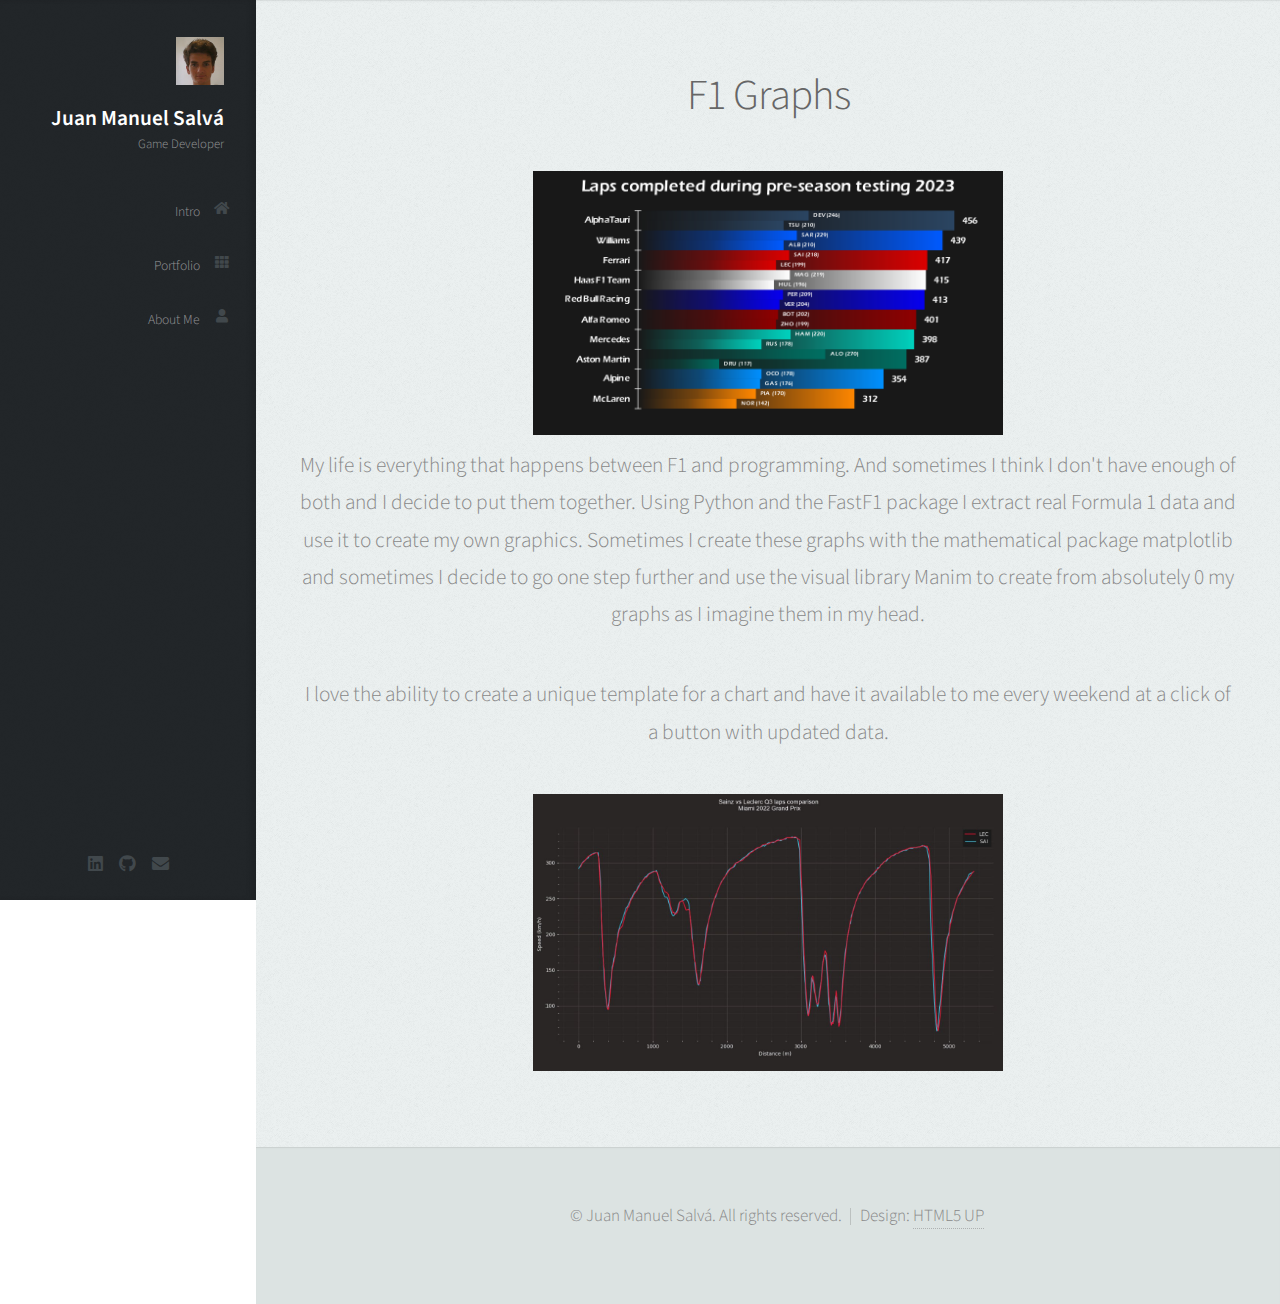
<file: F1Graphs.html>
<!DOCTYPE HTML>
<!--
	Prologue by HTML5 UP
	html5up.net | @ajlkn
	Free for personal and commercial use under the CCA 3.0 license (html5up.net/license)
-->
<html>
	<head>
		<title>JuanManuelSalva</title>
		<meta charset="utf-8" />
		<meta name="viewport" content="width=device-width, initial-scale=1, user-scalable=no" />
		<link rel="stylesheet" href="assets/css/main.css" />
	</head>
	<body>
				<!-- Header -->
				<div id="header">

					<div class="top">
	
						<!-- Logo -->
							<div id="logo">
								<span class="image avatar48"><img src="images/yo_xd.jpg" alt="" /></span>
								<h1 id="title">Juan Manuel Salvá</h1>
								<p>Game Developer</p>
							</div>
	
						<!-- Nav -->
							<nav id="nav">
								<ul>
									<li><a href="index.html#top" id="top-link"><span class="icon solid fa-home">Intro</span></a></li>
									<li><a href="index.html#portfolio" id="portfolio-link"><span class="icon solid fa-th">Portfolio</span></a></li>
									<li><a href="index.html#about" id="about-link"><span class="icon solid fa-user">About Me</span></a></li>
								</ul>
							</nav>
	
					</div>
	
					<div class="bottom">
	
						<!-- Social Icons -->
							<ul class="icons">
								<li><a href="https://www.linkedin.com/in/juan-manuel-salva/" class="icon brands fa-linkedin"><span class="label">Linkedin</span></a></li>
								<li><a href="https://github.com/JuanmaSalva" class="icon brands fa-github"><span class="label">Github</span></a></li>
								<li><a href="mailto:juanma.salva.work@gmail.com" class="icon solid fa-envelope"><span class="label">Email</span></a></li>
							</ul>
	
					</div>
	
				</div>

		<!-- Main -->
			<div id="main">

				

				<!-- About Me -->
					<section id="about" class="three">
						<div class="container">

							<header>
								<h2>F1 Graphs</h2>
							</header>

							<img src="images/F1Graphs/TestingLaps_ManimCE_v0.17.2.png" width="50%"  />

							<p>	My life is everything that happens between F1 and programming. And sometimes I think I don't have enough of both and I decide to put
                                them together. Using Python and the FastF1 package I extract real Formula 1 data and use it to create my own graphics. Sometimes I 
                                create these graphs with the mathematical package matplotlib and sometimes I decide to go one step further and use the visual library Manim to create from absolutely 0 my graphs as I imagine them in my head. 						
							</p>

							<p> I love the ability to create a unique template for a chart and have it available to me every weekend at a click of a button with updated data.</p>

							<img src="images/F1Graphs/Q3.jpg" width="50%"/> 					
						</div>
					</section>

			</div>

		<!-- Footer -->
		<div id="footer">

			<!-- Copyright -->
				<ul class="copyright">
					<li>&copy; Juan Manuel Salvá. All rights reserved.</li><li>Design: <a href="http://html5up.net">HTML5 UP</a></li>
				</ul>

		</div>

			
		<!-- Scripts -->
			<script src="assets/js/jquery.min.js"></script>
			<script src="assets/js/jquery.scrolly.min.js"></script>
			<script src="assets/js/jquery.scrollex.min.js"></script>
			<script src="assets/js/browser.min.js"></script>
			<script src="assets/js/breakpoints.min.js"></script>
			<script src="assets/js/util.js"></script>
			<script src="assets/js/main.js"></script>

	</body>
</html>
</file>
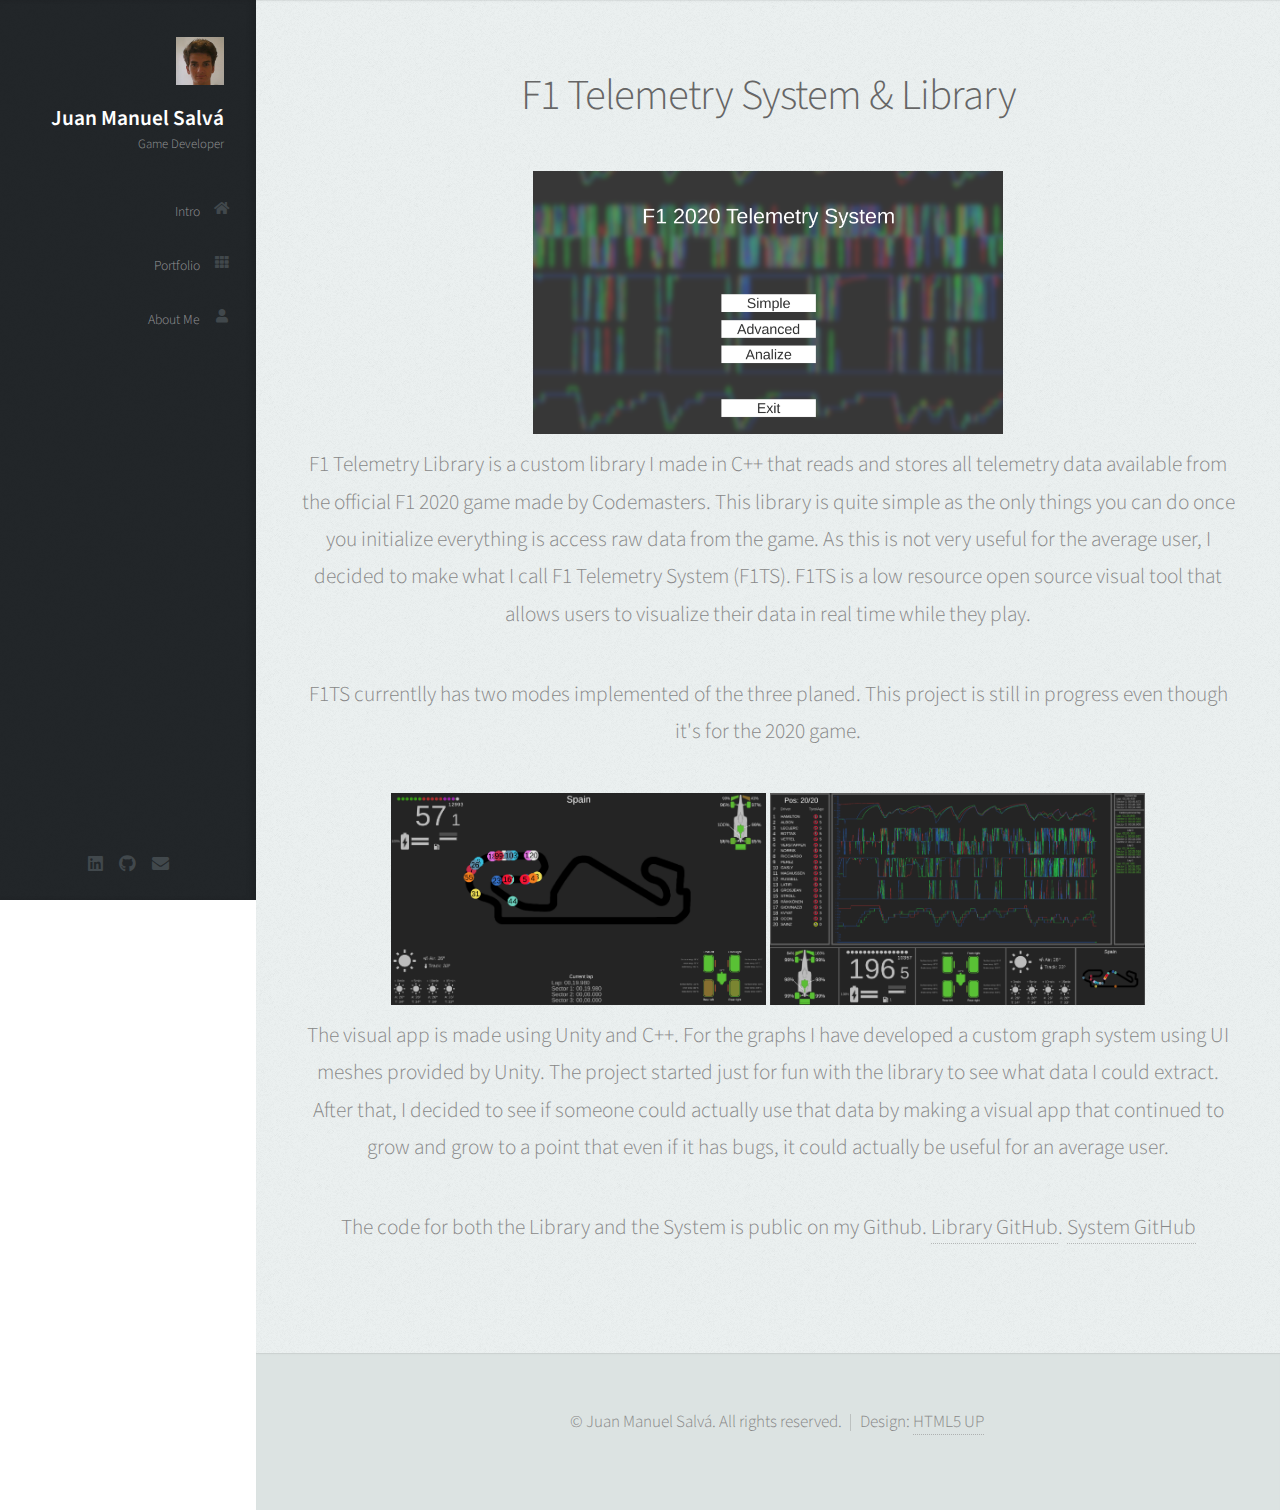
<file: F1TS.html>
<!DOCTYPE HTML>
<!--
	Prologue by HTML5 UP
	html5up.net | @ajlkn
	Free for personal and commercial use under the CCA 3.0 license (html5up.net/license)
-->
<html>
	<head>
		<title>JuanManuelSalva</title>
		<meta charset="utf-8" />
		<meta name="viewport" content="width=device-width, initial-scale=1, user-scalable=no" />
		<link rel="stylesheet" href="assets/css/main.css" />
	</head>
	<body>
				<!-- Header -->
				<div id="header">

					<div class="top">
	
						<!-- Logo -->
							<div id="logo">
								<span class="image avatar48"><img src="images/yo_xd.jpg" alt="" /></span>
								<h1 id="title">Juan Manuel Salvá</h1>
								<p>Game Developer</p>
							</div>
	
						<!-- Nav -->
							<nav id="nav">
								<ul>
									<li><a href="index.html#top" id="top-link"><span class="icon solid fa-home">Intro</span></a></li>
									<li><a href="index.html#portfolio" id="portfolio-link"><span class="icon solid fa-th">Portfolio</span></a></li>
									<li><a href="index.html#about" id="about-link"><span class="icon solid fa-user">About Me</span></a></li>
								</ul>
							</nav>
	
					</div>
	
					<div class="bottom">
	
						<!-- Social Icons -->
							<ul class="icons">
								<li><a href="https://www.linkedin.com/in/juan-manuel-salva/" class="icon brands fa-linkedin"><span class="label">Linkedin</span></a></li>
								<li><a href="https://github.com/JuanmaSalva" class="icon brands fa-github"><span class="label">Github</span></a></li>
								<li><a href="mailto:juanma.salva.work@gmail.com" class="icon solid fa-envelope"><span class="label">Email</span></a></li>
							</ul>
	
					</div>
	
				</div>

		<!-- Main -->
			<div id="main">

				

				<!-- About Me -->
					<section id="about" class="three">
						<div class="container">

							<header>
								<h2>F1 Telemetry System & Library</h2>
							</header>

							<img src="images/F1TS/MainMenu.png" width="50%"  />

							<p>	F1 Telemetry Library is a custom library I made in C++ that reads and stores all telemetry data available from the official
                                F1 2020 game made by Codemasters. This library is quite simple as the only things you can do once you initialize everything
                                is access raw data from the game. As this is not very useful for the average user, I decided to make what I call F1
                                Telemetry System (F1TS). F1TS is a low resource open source visual tool that allows users to visualize their data in real time while they play.  						
							</p>

							<p> F1TS currentlly has two modes implemented of the three planed. This project is still in progress even though it's for the 2020 game.</p>

							<img src="images/F1TS/SimpleMode.png" width="40%"/>	<img src="images/F1TS/AdvancedMode.png" width="40%"/> 
							
							<p>
								The visual app is made using Unity and C++. For the graphs I have developed a custom graph system using UI meshes provided
								by Unity. The project started just for fun with the library to see what data I could extract. After that, I decided to see
								if someone could actually use that data by making a visual app that continued to grow and grow to a point that even if it has 
								bugs, it could actually be useful for an average user.
							</p>


							<p> The code for both the Library and the System is public on my Github. 
								<a href="https://github.com/JuanmaSalva/F12020TelemetryLibrary">Library GitHub</a>.
								<a href="https://github.com/JuanmaSalva/F12020TelemetrySystem">System GitHub</a>
							</p>
					
						</div>
					</section>

			</div>

		<!-- Footer -->
		<div id="footer">

			<!-- Copyright -->
				<ul class="copyright">
					<li>&copy; Juan Manuel Salvá. All rights reserved.</li><li>Design: <a href="http://html5up.net">HTML5 UP</a></li>
				</ul>

		</div>

			
		<!-- Scripts -->
			<script src="assets/js/jquery.min.js"></script>
			<script src="assets/js/jquery.scrolly.min.js"></script>
			<script src="assets/js/jquery.scrollex.min.js"></script>
			<script src="assets/js/browser.min.js"></script>
			<script src="assets/js/breakpoints.min.js"></script>
			<script src="assets/js/util.js"></script>
			<script src="assets/js/main.js"></script>

	</body>
</html>
</file>
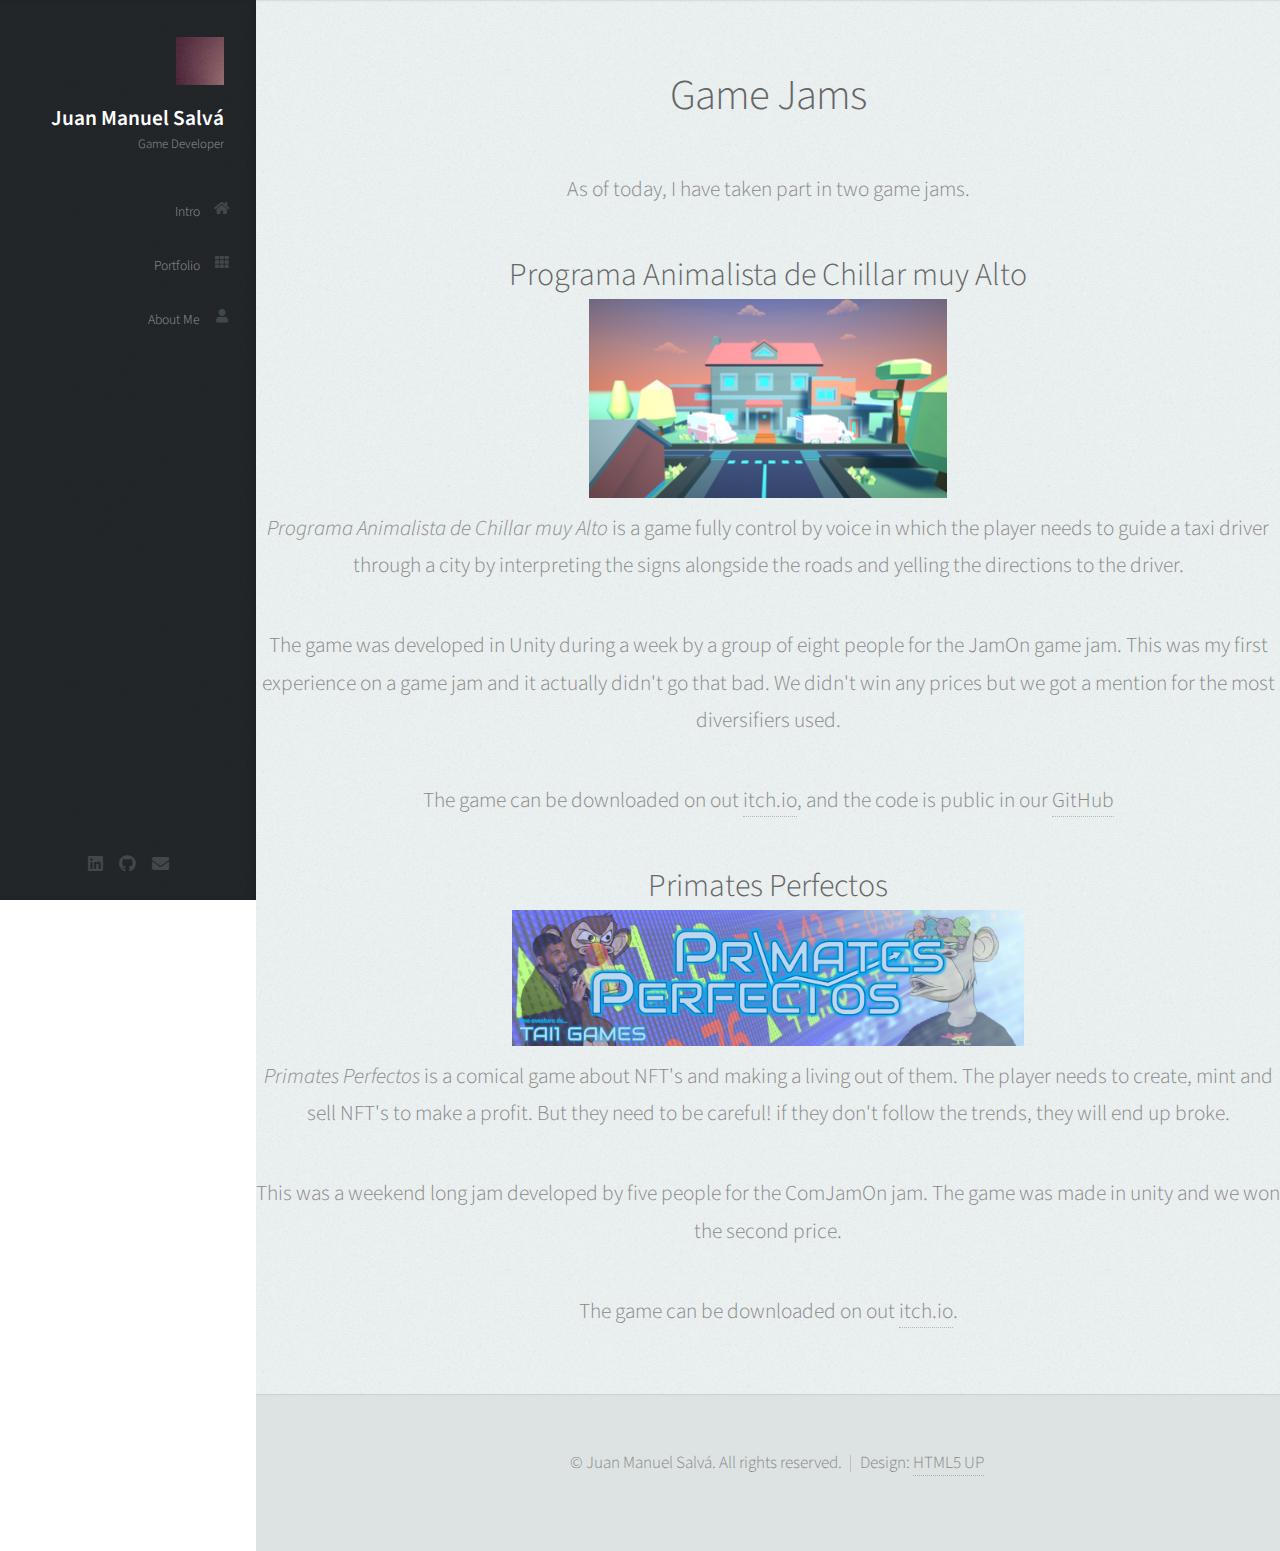
<file: GameJams.html>
<!DOCTYPE HTML>
<!--
	Prologue by HTML5 UP
	html5up.net | @ajlkn
	Free for personal and commercial use under the CCA 3.0 license (html5up.net/license)
-->
<html>
	<head>
		<title>Prologue by HTML5 UP</title>
		<meta charset="utf-8" />
		<meta name="viewport" content="width=device-width, initial-scale=1, user-scalable=no" />
		<link rel="stylesheet" href="assets/css/main.css" />
	</head>
	<body>
				<!-- Header -->
				<div id="header">

					<div class="top">
	
						<!-- Logo -->
							<div id="logo">
								<span class="image avatar48"><img src="images/avatar.jpg" alt="" /></span>
								<h1 id="title">Juan Manuel Salvá</h1>
								<p>Game Developer</p>
							</div>
	
						<!-- Nav -->
							<nav id="nav">
								<ul>
									<li><a href="index.html#top" id="top-link"><span class="icon solid fa-home">Intro</span></a></li>
									<li><a href="index.html#portfolio" id="portfolio-link"><span class="icon solid fa-th">Portfolio</span></a></li>
									<li><a href="index.html#about" id="about-link"><span class="icon solid fa-user">About Me</span></a></li>
								</ul>
							</nav>
	
					</div>
	
					<div class="bottom">
	
						<!-- Social Icons -->
							<ul class="icons">
								<li><a href="https://www.linkedin.com/in/juan-manuel-salva/" class="icon brands fa-linkedin"><span class="label">Linkedin</span></a></li>
								<li><a href="https://github.com/JuanmaSalva" class="icon brands fa-github"><span class="label">Github</span></a></li>
								<li><a href="mailto:juanma.salva.work@gmail.com" class="icon solid fa-envelope"><span class="label">Email</span></a></li>
							</ul>
	
					</div>
	
				</div>

		<!-- Main -->
			<div id="main">

				

				<!-- About Me -->
					<section id="about" class="three">

						<header>
							<h2>Game Jams</h2>
						</header>

						<p> As of today, I have taken part in two game jams.</p>

						<h3>Programa Animalista de Chillar muy Alto</h3>

						<img src="images/GameJams/PACMA.png" width="35%"/>

						<p> <i>Programa Animalista de Chillar muy Alto</i> is a game fully control by voice in which the player needs
							to guide a taxi driver through a city by interpreting the signs alongside the roads and yelling the directions
							to the driver.
						</p>

						<p> The game was developed in Unity during a week by a group of eight people for the JamOn game jam. This was my first experience on a 
							game jam and it actually didn't go that bad. We didn't win any prices but we got a mention for the most
							diversifiers used.
						</p>

						<p> The game can be downloaded on out <a href="https://tai1games.itch.io/pacma">itch.io</a>, and the code is public in 
							our <a href="https://github.com/Tai1Games/PACMA">GitHub</a></p>

						
						<h3>Primates Perfectos</h3>
						
						<img src="images/GameJams/PP.png" width="50%"/>

						<p> <i>Primates Perfectos</i> is a comical game about NFT's and making a living out of them. The player needs to create,
							mint and sell NFT's to make a profit. But they need to be careful! if they don't follow the trends, they will
							end up broke. </p>

						<p> This was a weekend long jam developed by five people for the ComJamOn jam. The game was made in unity and we won
							the second price.
						</p>
						
						<p> The game can be downloaded on out <a href="https://tai1games.itch.io/primatesperfectos">itch.io</a>.</p>
				
					</div>

					</section>

			</div>


			
		<!-- Footer -->
		<div id="footer">

			<!-- Copyright -->
				<ul class="copyright">
					<li>&copy; Juan Manuel Salvá. All rights reserved.</li><li>Design: <a href="http://html5up.net">HTML5 UP</a></li>
				</ul>

		</div>
			
		<!-- Scripts -->
			<script src="assets/js/jquery.min.js"></script>
			<script src="assets/js/jquery.scrolly.min.js"></script>
			<script src="assets/js/jquery.scrollex.min.js"></script>
			<script src="assets/js/browser.min.js"></script>
			<script src="assets/js/breakpoints.min.js"></script>
			<script src="assets/js/util.js"></script>
			<script src="assets/js/main.js"></script>

	</body>
</html>
</file>
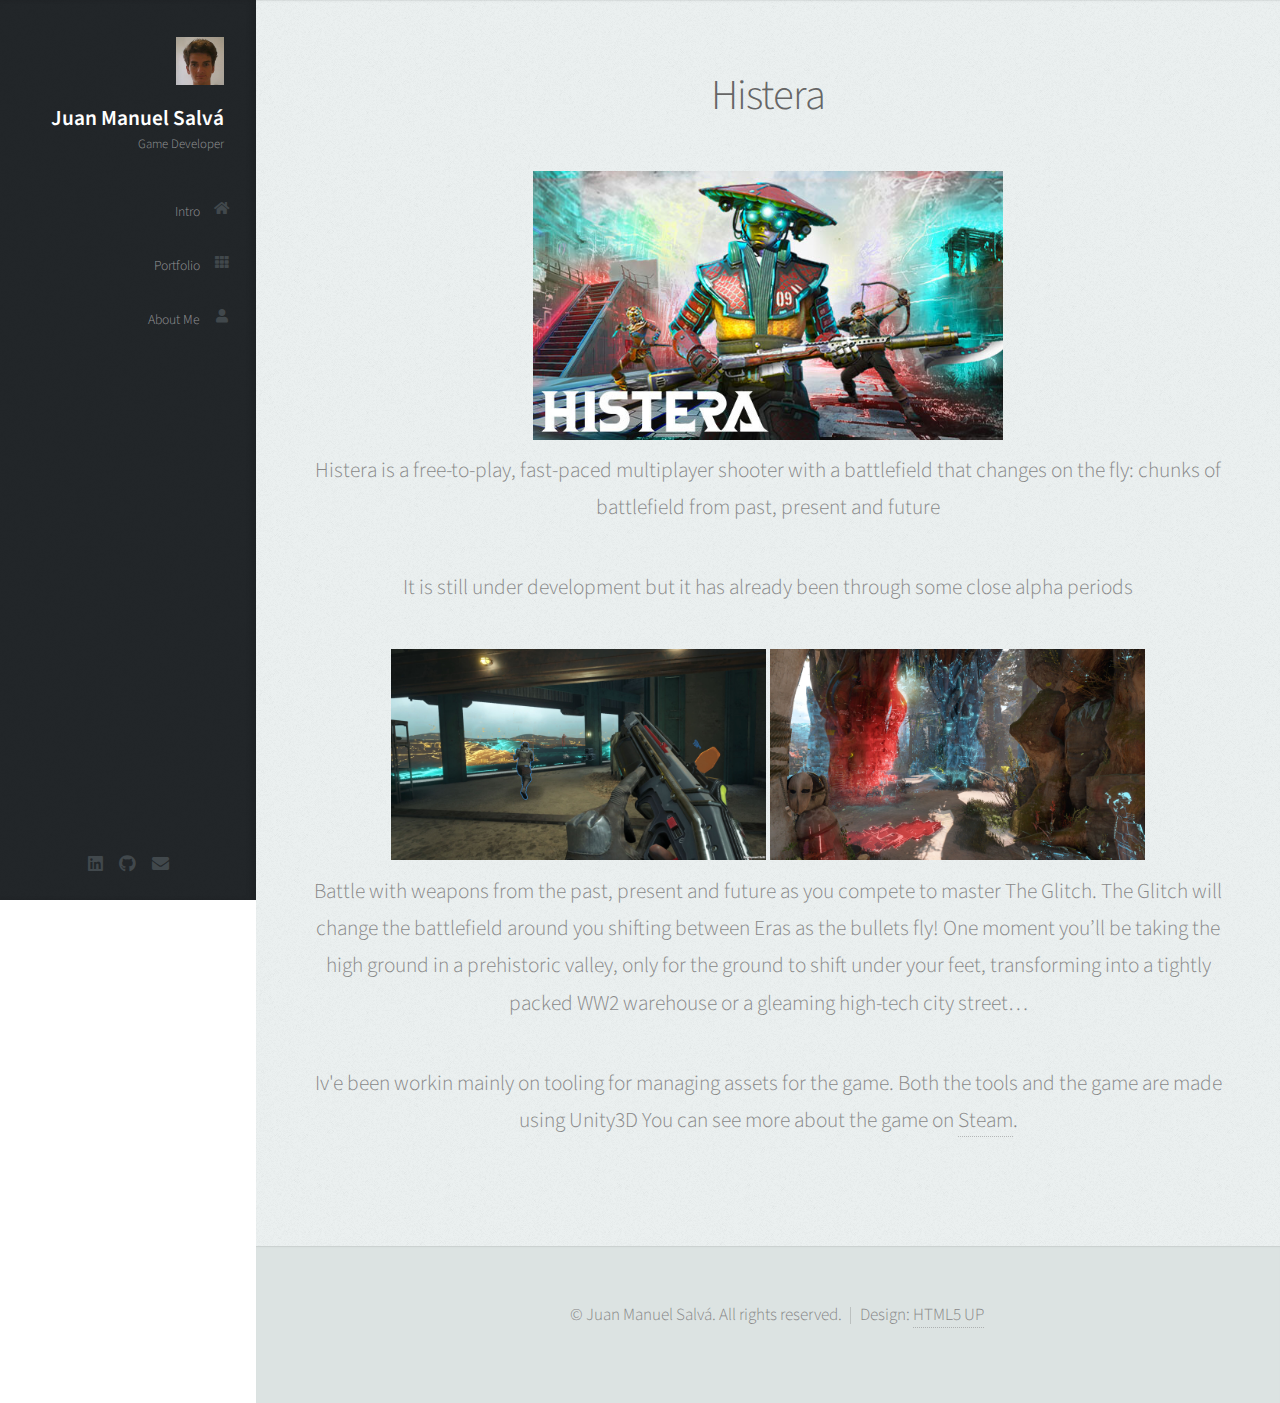
<file: Histera.html>
<!DOCTYPE HTML>
<!--
	Prologue by HTML5 UP
	html5up.net | @ajlkn
	Free for personal and commercial use under the CCA 3.0 license (html5up.net/license)
-->
<html>
	<head>
		<title>JuanManuelSalva</title>
		<meta charset="utf-8" />
		<meta name="viewport" content="width=device-width, initial-scale=1, user-scalable=no" />
		<link rel="stylesheet" href="assets/css/main.css" />
	</head>
	<body>
				<!-- Header -->
				<div id="header">

					<div class="top">
	
						<!-- Logo -->
							<div id="logo">
								<span class="image avatar48"><img src="images/yo_xd.jpg" alt="" /></span>
								<h1 id="title">Juan Manuel Salvá</h1>
								<p>Game Developer</p>
							</div>
	
						<!-- Nav -->
							<nav id="nav">
								<ul>
									<li><a href="index.html#top" id="top-link"><span class="icon solid fa-home">Intro</span></a></li>
									<li><a href="index.html#portfolio" id="portfolio-link"><span class="icon solid fa-th">Portfolio</span></a></li>
									<li><a href="index.html#about" id="about-link"><span class="icon solid fa-user">About Me</span></a></li>
								</ul>
							</nav>
	
					</div>
	
					<div class="bottom">
	
						<!-- Social Icons -->
							<ul class="icons">
								<li><a href="https://www.linkedin.com/in/juan-manuel-salva/" class="icon brands fa-linkedin"><span class="label">Linkedin</span></a></li>
								<li><a href="https://github.com/JuanmaSalva" class="icon brands fa-github"><span class="label">Github</span></a></li>
								<li><a href="mailto:juanma.salva.work@gmail.com" class="icon solid fa-envelope"><span class="label">Email</span></a></li>
							</ul>
	
					</div>
	
				</div>

		<!-- Main -->
			<div id="main">

				

				<!-- About Me -->
					<section id="about" class="three">
						<div class="container">

							<header>
								<h2>Histera</h2>
							</header>

							<img src="images/Histera/HisteraMain.jpg" width="50%"  />

							<p>	Histera is a free-to-play, fast-paced multiplayer shooter with a battlefield that changes on the fly: chunks of battlefield from past, present and future						
							</p>

							<p> It is still under development but it has already been through some close alpha periods</p>

							<img src="images/Histera/HisteraGameplay1.jpg" width="40%"/>	<img src="images/Histera/HisteraGameplay2.jpg" width="40%"/> 
							
							<p>
								Battle with weapons from the past, present and future as you compete to master The Glitch. The Glitch will change 
                                the battlefield around you shifting between Eras as the bullets fly! One moment you’ll be taking the high ground 
                                in a prehistoric valley, only for the ground to shift under your feet, transforming into a tightly packed WW2 
                                warehouse or a gleaming high-tech city street…
							</p>


							<p> Iv'e been workin mainly on tooling for managing assets for the game. Both the tools and the game are made using Unity3D
                                You can see more about the game on 
								<a href="https://store.steampowered.com/app/1674590/Histera/">Steam</a>.
							</p>
					
						</div>
					</section>

			</div>

		<!-- Footer -->
		<div id="footer">

			<!-- Copyright -->
				<ul class="copyright">
					<li>&copy; Juan Manuel Salvá. All rights reserved.</li><li>Design: <a href="http://html5up.net">HTML5 UP</a></li>
				</ul>

		</div>

			
		<!-- Scripts -->
			<script src="assets/js/jquery.min.js"></script>
			<script src="assets/js/jquery.scrolly.min.js"></script>
			<script src="assets/js/jquery.scrollex.min.js"></script>
			<script src="assets/js/browser.min.js"></script>
			<script src="assets/js/breakpoints.min.js"></script>
			<script src="assets/js/util.js"></script>
			<script src="assets/js/main.js"></script>

	</body>
</html>
</file>
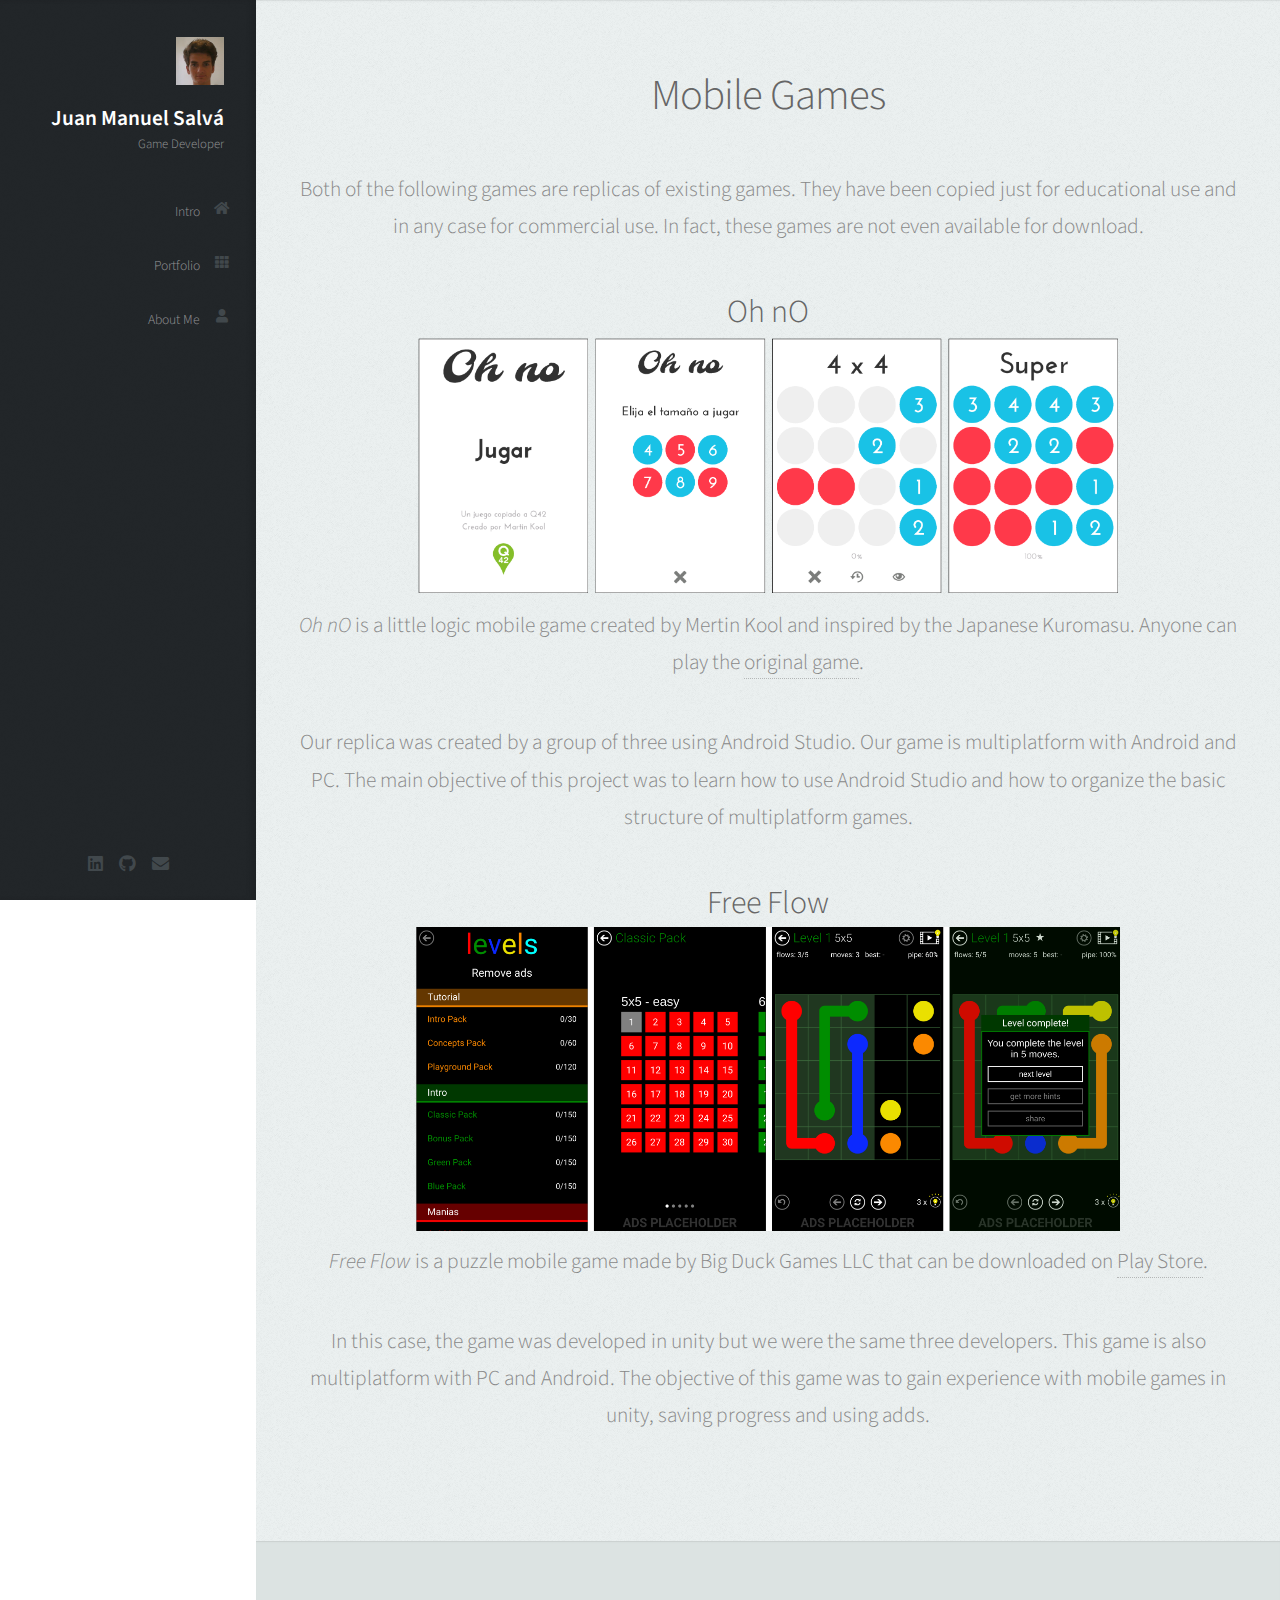
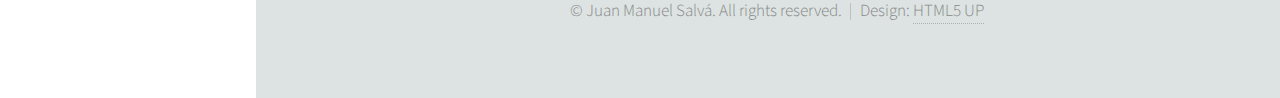
<file: Mobile.html>
<!DOCTYPE HTML>
<!--
	Prologue by HTML5 UP
	html5up.net | @ajlkn
	Free for personal and commercial use under the CCA 3.0 license (html5up.net/license)
-->
<html>
	<head>
		<title>JuanManuelSalva</title>
		<meta charset="utf-8" />
		<meta name="viewport" content="width=device-width, initial-scale=1, user-scalable=no" />
		<link rel="stylesheet" href="assets/css/main.css" />
	</head>
	<body>
				<!-- Header -->
				<div id="header">

					<div class="top">
	
						<!-- Logo -->
							<div id="logo">
								<span class="image avatar48"><img src="images/yo_xd.jpg" alt="" /></span>
								<h1 id="title">Juan Manuel Salvá</h1>
								<p>Game Developer</p>
							</div>
	
						<!-- Nav -->
							<nav id="nav">
								<ul>
									<li><a href="index.html#top" id="top-link"><span class="icon solid fa-home">Intro</span></a></li>
									<li><a href="index.html#portfolio" id="portfolio-link"><span class="icon solid fa-th">Portfolio</span></a></li>
									<li><a href="index.html#about" id="about-link"><span class="icon solid fa-user">About Me</span></a></li>
								</ul>
							</nav>
	
					</div>
	
					<div class="bottom">
	
						<!-- Social Icons -->
							<ul class="icons">
								<li><a href="https://www.linkedin.com/in/juan-manuel-salva/" class="icon brands fa-linkedin"><span class="label">Linkedin</span></a></li>
								<li><a href="https://github.com/JuanmaSalva" class="icon brands fa-github"><span class="label">Github</span></a></li>
								<li><a href="mailto:juanma.salva.work@gmail.com" class="icon solid fa-envelope"><span class="label">Email</span></a></li>
							</ul>
	
					</div>
	
				</div>

		<!-- Main -->
			<div id="main">

				

				<!-- About Me -->
					<section id="about" class="three">
						<div class="container">

							<header>
								<h2>Mobile Games</h2>
							</header>

							<p> Both of the following games are replicas of existing games. They have been copied just for educational use 
                                and in any case for commercial use. In fact, these games are not even available for download.
                            </p>

                            <h3>Oh nO</h3>

                            <img src="images/Mobile/ohno.PNG" width="75%"/>

                            <p> <i>Oh nO</i> is a little logic mobile game created by Mertin Kool and inspired by the Japanese Kuromasu.
                                Anyone can play the <a href="https://0hn0.com/">original game</a>.
                            </p>

                            <p> Our replica was created by a group of three using Android Studio. Our game is multiplatform with Android and PC.
                                The main objective of this project was to learn how to use Android Studio and how to organize the basic structure 
                                of multiplatform games.
                            </p>
                            
                            <h3>Free Flow</h3>
                            
                            <img src="images/Mobile/freeflow.PNG" width="75%"/>

                            <p> <i>Free Flow</i> is a puzzle mobile game made by Big Duck Games LLC that can be downloaded on <a href="https://play.google.com/store/apps/details?id=com.bigduckgames.flow&hl=es_419&gl=US">Play Store</a>.</p>

                            <p> In this case, the game was developed in unity but we were the same three developers. This game is also multiplatform
                                with PC and Android. The objective of this game was to gain experience with mobile games in unity, saving progress and using 
                                adds.
                            </p>        
			
						</div>
					</section>

			</div>


			
		<!-- Footer -->
		<div id="footer">

			<!-- Copyright -->
				<ul class="copyright">
					<li>&copy; Juan Manuel Salvá. All rights reserved.</li><li>Design: <a href="http://html5up.net">HTML5 UP</a></li>
				</ul>

		</div>
			
		<!-- Scripts -->
			<script src="assets/js/jquery.min.js"></script>
			<script src="assets/js/jquery.scrolly.min.js"></script>
			<script src="assets/js/jquery.scrollex.min.js"></script>
			<script src="assets/js/browser.min.js"></script>
			<script src="assets/js/breakpoints.min.js"></script>
			<script src="assets/js/util.js"></script>
			<script src="assets/js/main.js"></script>

	</body>
</html>
</file>
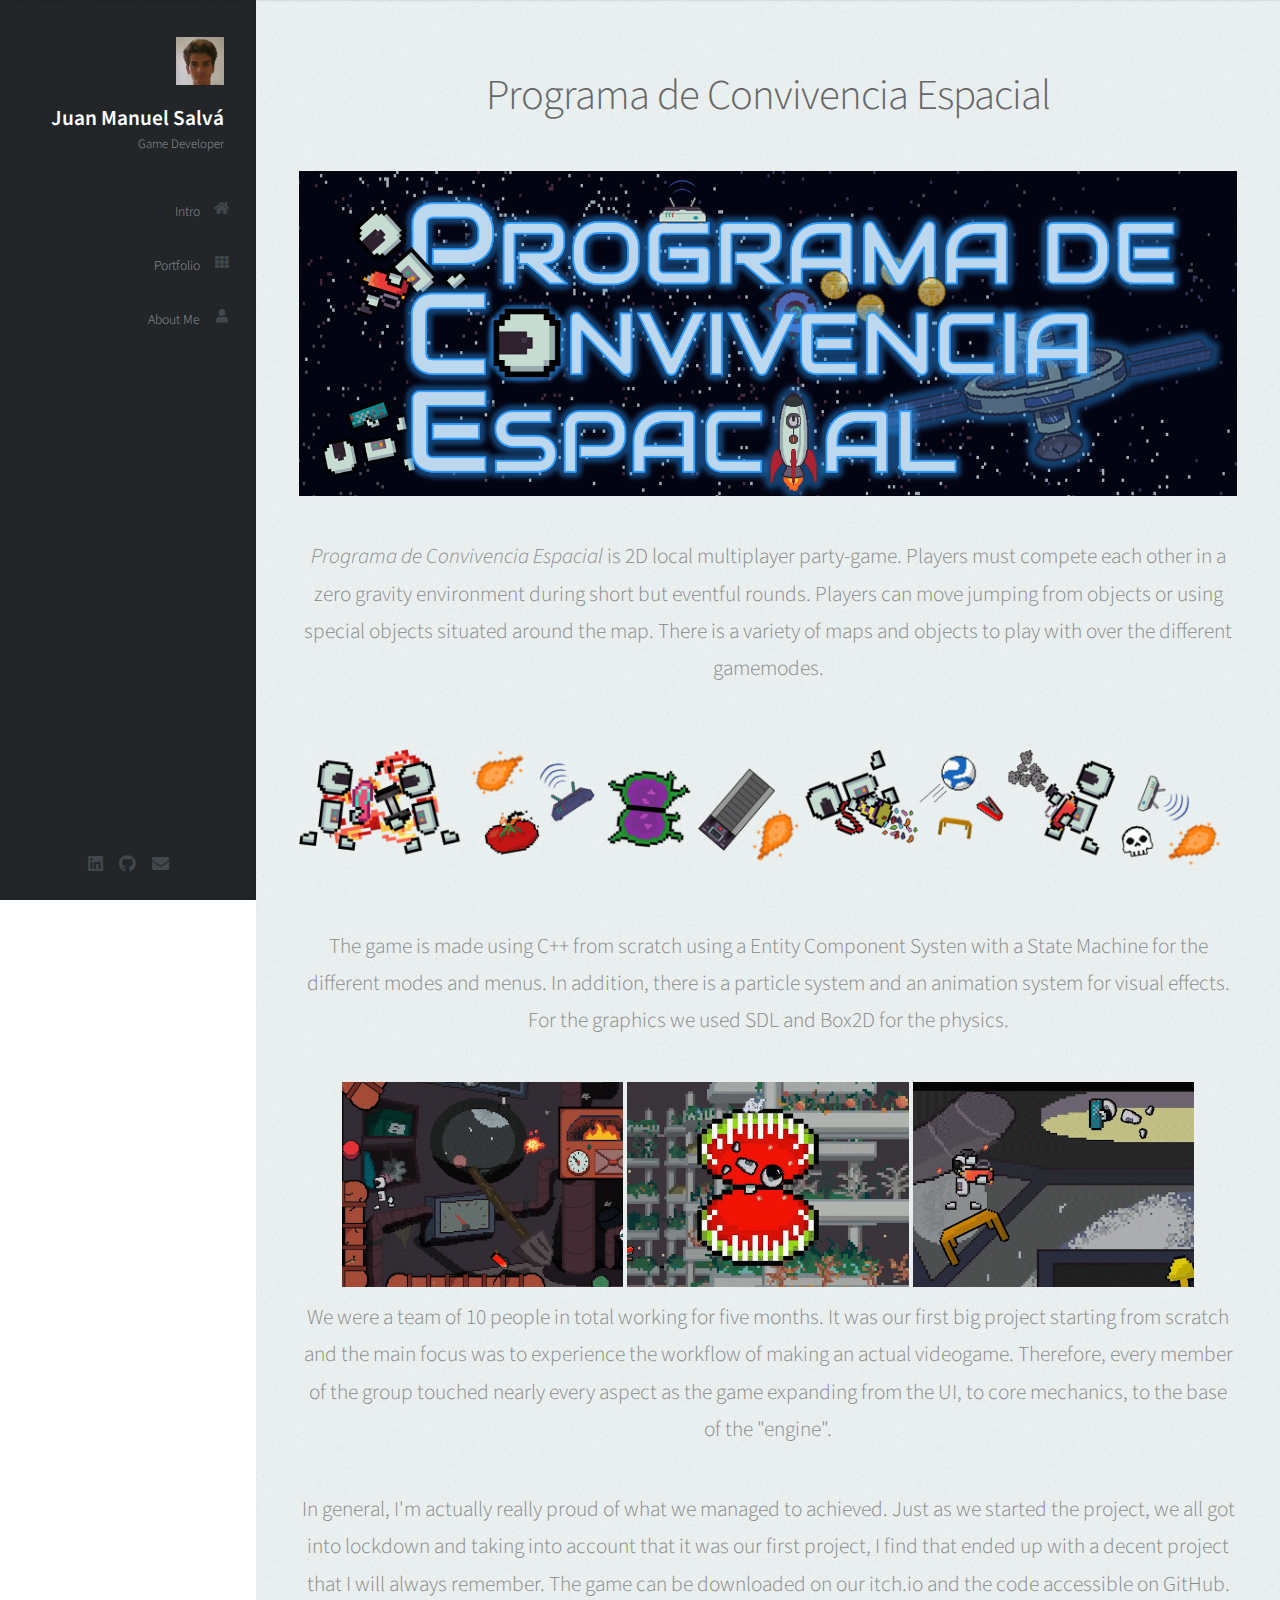
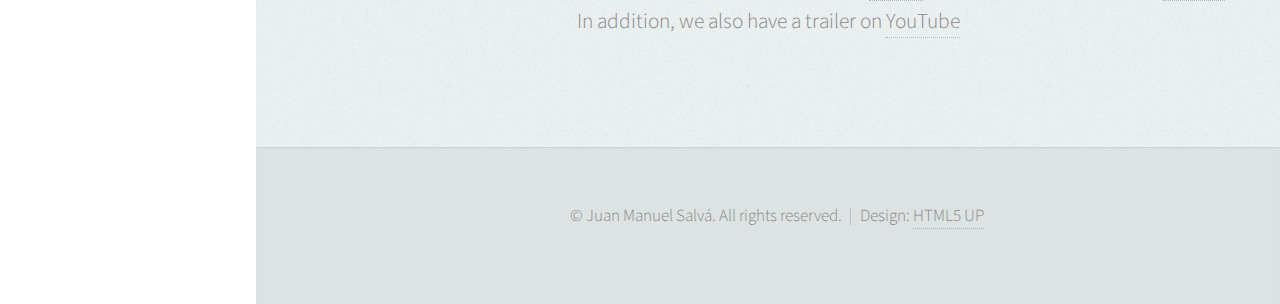
<file: ProgramaDeConvivenciaEspacial.html>
<!DOCTYPE HTML>
<!--
	Prologue by HTML5 UP
	html5up.net | @ajlkn
	Free for personal and commercial use under the CCA 3.0 license (html5up.net/license)
-->
<html>
	<head>
		<title>JuanManuelSalva</title>
		<meta charset="utf-8" />
		<meta name="viewport" content="width=device-width, initial-scale=1, user-scalable=no" />
		<link rel="stylesheet" href="assets/css/main.css" />
	</head>
	<body>
				<!-- Header -->
				<div id="header">

					<div class="top">
	
						<!-- Logo -->
							<div id="logo">
								<span class="image avatar48"><img src="images/yo_xd.jpg" alt="" /></span>
								<h1 id="title">Juan Manuel Salvá</h1>
								<p>Game Developer</p>
							</div>
	
						<!-- Nav -->
							<nav id="nav">
								<ul>
									<li><a href="index.html#top" id="top-link"><span class="icon solid fa-home">Intro</span></a></li>
									<li><a href="index.html#portfolio" id="portfolio-link"><span class="icon solid fa-th">Portfolio</span></a></li>
									<li><a href="index.html#about" id="about-link"><span class="icon solid fa-user">About Me</span></a></li>
								</ul>
							</nav>
	
					</div>
	
					<div class="bottom">
	
						<!-- Social Icons -->
							<ul class="icons">
								<li><a href="https://www.linkedin.com/in/juan-manuel-salva/" class="icon brands fa-linkedin"><span class="label">Linkedin</span></a></li>
								<li><a href="https://github.com/JuanmaSalva" class="icon brands fa-github"><span class="label">Github</span></a></li>
								<li><a href="mailto:juanma.salva.work@gmail.com" class="icon solid fa-envelope"><span class="label">Email</span></a></li>
							</ul>
	
					</div>
	
				</div>

		<!-- Main -->
			<div id="main">

				

				<!-- About Me -->
					<section id="about" class="three">
						<div class="container">

							<header>
								<h2>Programa de Convivencia Espacial</h2>
							</header>

							<a href="#" class="image featured"><img src="images/PCE_Banner.png" alt="" /></a>

							<p> <i>Programa de Convivencia Espacial</i> is 2D local multiplayer party-game. Players must compete each other
                                in a zero gravity environment during short but eventful rounds. Players can move jumping from objects or 
                                using special objects situated around the map. There is a variety of maps and objects to play with over the different gamemodes.</p>
							
							<a href="#" class="image featured"><img src="images/PCE_Sprites.png" alt="" /></a>

							<p> The game is made using C++ from scratch using a Entity Component Systen with a State Machine for the different modes and
                                menus. In addition, there is a particle system and an animation system for visual effects. For the graphics we
                                used SDL and Box2D for the physics.
							</p>
							
							<img src="images/boiler.gif" width="30%"/> <img src="images/plant.gif" width="30%"/> <img src="images/fire.gif" width="30%"/> 

							<p>
								We were a team of 10 people in total working for five months. It was our first big project starting from scratch and the main focus
								was to experience the workflow of making an actual videogame. Therefore, every member of the group touched nearly every aspect as
								the game expanding from the UI, to core mechanics, to  the base of the "engine". 
							</p>

							<p>
								In general, I'm actually really proud of what we managed to achieved. Just as we started the project, we all got into lockdown
                                and taking into account that it was our first project, I find that ended up with a decent project that I will always remember.
                                The game can be downloaded on our <a href="https://tai1games.itch.io/programa-de-convivencia-espacial">itch.io</a> and the code
                                accessible on <a href="https://github.com/Tai1Games/Programa-de-Convivencia-Espacial">GitHub</a>. In addition, we also have a 
                                trailer on <a href="https://www.youtube.com/watch?v=Anq521WAuG4">YouTube</a>
							</p>


						</div>
					</section>

			</div>

			
		<!-- Footer -->
		<div id="footer">

			<!-- Copyright -->
				<ul class="copyright">
					<li>&copy; Juan Manuel Salvá. All rights reserved.</li><li>Design: <a href="http://html5up.net">HTML5 UP</a></li>
				</ul>

		</div>

			
		<!-- Scripts -->
			<script src="assets/js/jquery.min.js"></script>
			<script src="assets/js/jquery.scrolly.min.js"></script>
			<script src="assets/js/jquery.scrollex.min.js"></script>
			<script src="assets/js/browser.min.js"></script>
			<script src="assets/js/breakpoints.min.js"></script>
			<script src="assets/js/util.js"></script>
			<script src="assets/js/main.js"></script>

	</body>
</html>
</file>
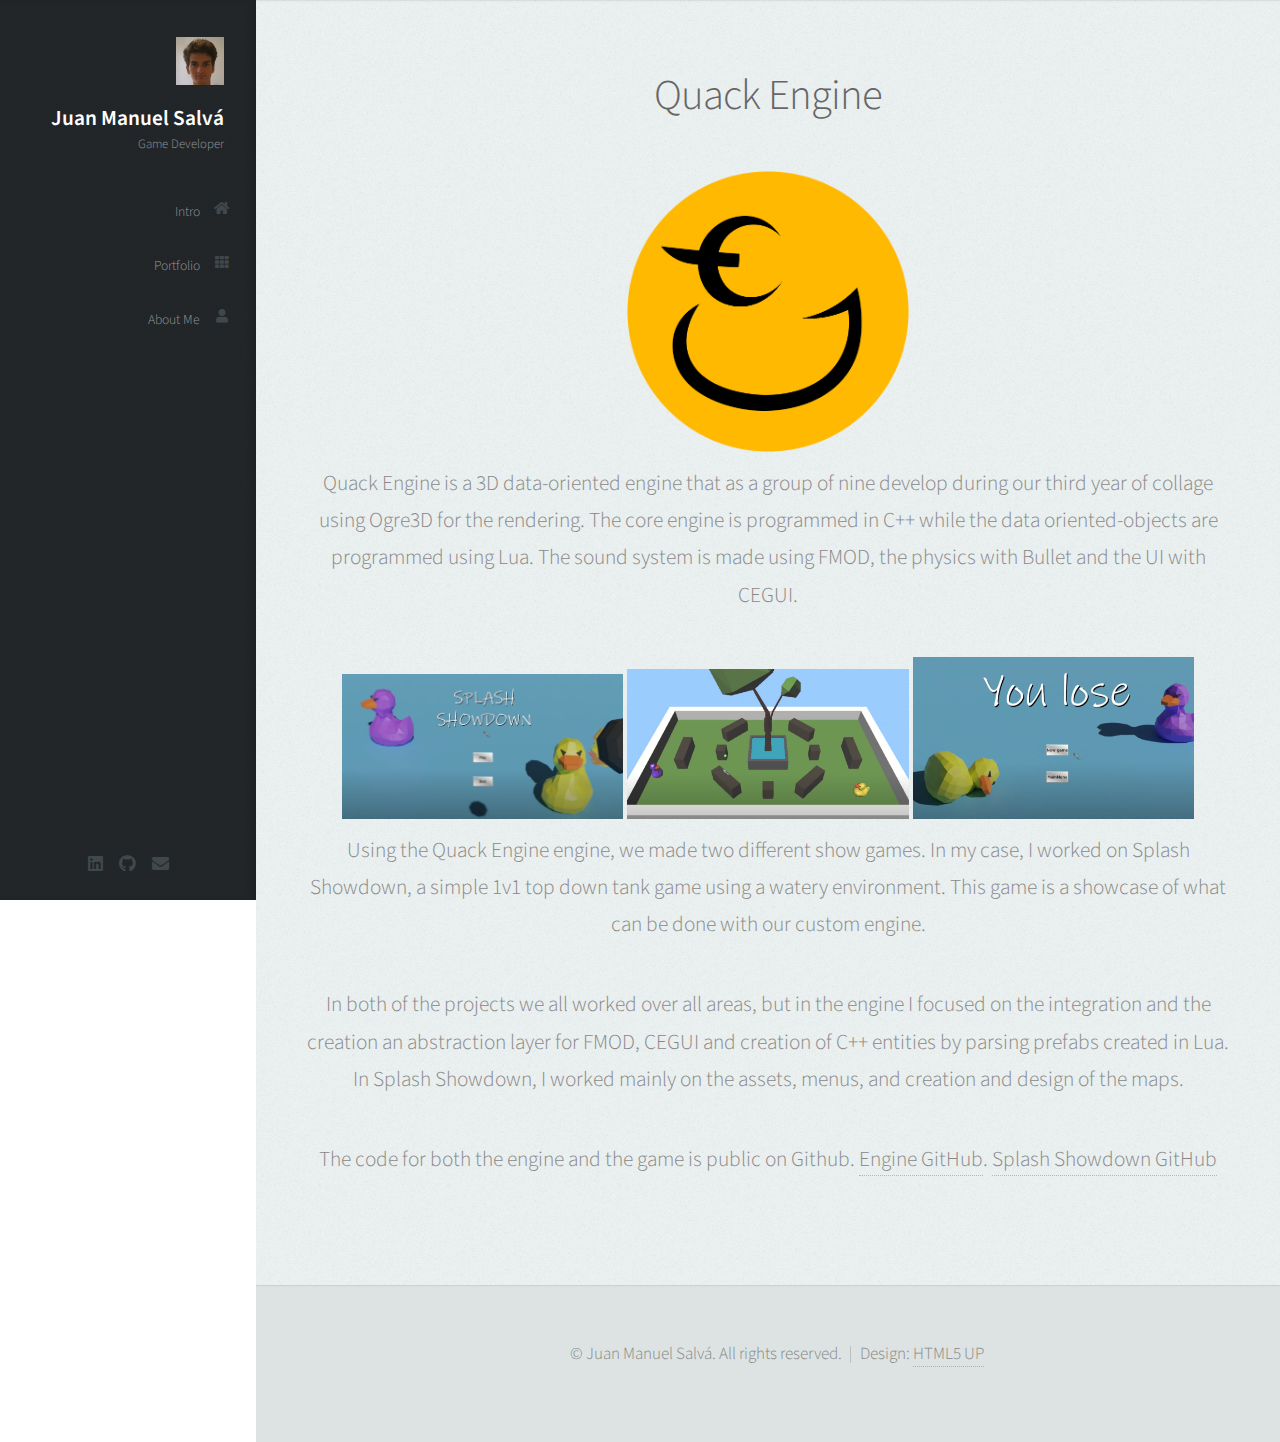
<file: QuackEngine.html>
<!DOCTYPE HTML>
<!--
	Prologue by HTML5 UP
	html5up.net | @ajlkn
	Free for personal and commercial use under the CCA 3.0 license (html5up.net/license)
-->
<html>
	<head>
		<title>JuanManuelSalva</title>
		<meta charset="utf-8" />
		<meta name="viewport" content="width=device-width, initial-scale=1, user-scalable=no" />
		<link rel="stylesheet" href="assets/css/main.css" />
	</head>
	<body>
				<!-- Header -->
				<div id="header">

					<div class="top">
	
						<!-- Logo -->
							<div id="logo">
								<span class="image avatar48"><img src="images/yo_xd.jpg" alt="" /></span>
								<h1 id="title">Juan Manuel Salvá</h1>
								<p>Game Developer</p>
							</div>
	
						<!-- Nav -->
							<nav id="nav">
								<ul>
									<li><a href="index.html#top" id="top-link"><span class="icon solid fa-home">Intro</span></a></li>
									<li><a href="index.html#portfolio" id="portfolio-link"><span class="icon solid fa-th">Portfolio</span></a></li>
									<li><a href="index.html#about" id="about-link"><span class="icon solid fa-user">About Me</span></a></li>
								</ul>
							</nav>
	
					</div>
	
					<div class="bottom">
	
						<!-- Social Icons -->
							<ul class="icons">
								<li><a href="https://www.linkedin.com/in/juan-manuel-salva/" class="icon brands fa-linkedin"><span class="label">Linkedin</span></a></li>
								<li><a href="https://github.com/JuanmaSalva" class="icon brands fa-github"><span class="label">Github</span></a></li>
								<li><a href="mailto:juanma.salva.work@gmail.com" class="icon solid fa-envelope"><span class="label">Email</span></a></li>
							</ul>
	
					</div>
	
				</div>

		<!-- Main -->
			<div id="main">

				

				<!-- About Me -->
					<section id="about" class="three">
						<div class="container">

							<header>
								<h2>Quack Engine</h2>
							</header>

							<img src="images/Quack.png" width="30%"/>

							<p>	Quack Engine is a 3D data-oriented engine that as a group of nine develop during our third year of collage
								using Ogre3D for the rendering. The core engine is programmed in C++ while the data oriented-objects are
								programmed using Lua. The sound system is made using FMOD, the physics with Bullet and the UI with CEGUI.								
							</p>

							<img src="images/SplashMainMenu.PNG" width="30%"/> <img src="images/SplashGame.PNG" width="30%"/> <img src="images/SplashEnd.PNG" width="30%"/>
							
							<p>
								Using the Quack Engine engine, we made two different show games. In my case, I worked on Splash Showdown, a simple 1v1
								top down tank game using a watery environment. This game is a showcase of what can be done with our custom engine.
							</p>

							<p>
								In both of the projects we all worked over all areas, but in the engine I focused on the integration and the
								creation an abstraction layer for FMOD, CEGUI and creation of C++ entities by parsing prefabs created in Lua. In Splash
								Showdown, I worked mainly on the assets, menus, and creation and design of the maps.
							</p>

							<p> The code for both the engine and the game is public on Github. 
								<a href="https://github.com/El-limon-mecanico/Quack-Engine">Engine GitHub</a>.
								<a href="https://github.com/El-limon-mecanico/Splash-Showdown">Splash Showdown GitHub</a>
							</p>
					
						</div>
					</section>

			</div>


		<!-- Footer -->
		<div id="footer">

			<!-- Copyright -->
				<ul class="copyright">
					<li>&copy; Juan Manuel Salvá. All rights reserved.</li><li>Design: <a href="http://html5up.net">HTML5 UP</a></li>
				</ul>

		</div>
			
		<!-- Scripts -->
			<script src="assets/js/jquery.min.js"></script>
			<script src="assets/js/jquery.scrolly.min.js"></script>
			<script src="assets/js/jquery.scrollex.min.js"></script>
			<script src="assets/js/browser.min.js"></script>
			<script src="assets/js/breakpoints.min.js"></script>
			<script src="assets/js/util.js"></script>
			<script src="assets/js/main.js"></script>

	</body>
</html>
</file>
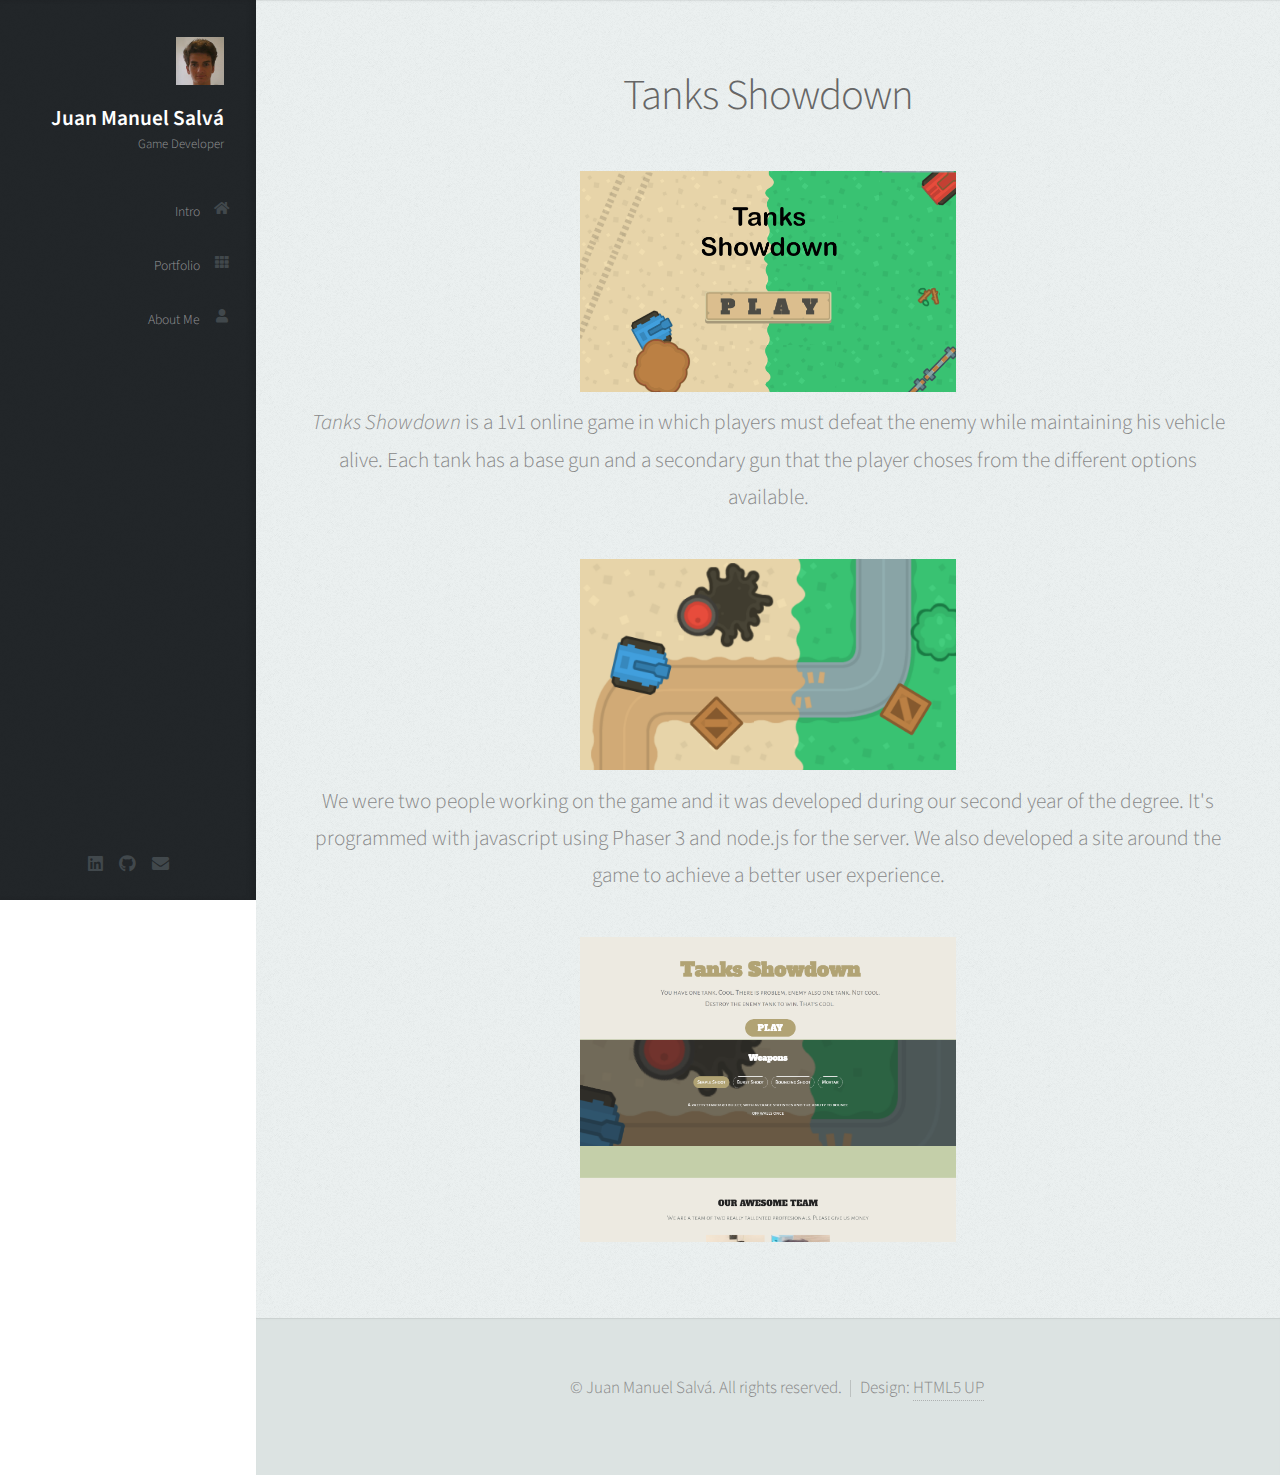
<file: TankShowdown.html>
<!DOCTYPE HTML>
<!--
	Prologue by HTML5 UP
	html5up.net | @ajlkn
	Free for personal and commercial use under the CCA 3.0 license (html5up.net/license)
-->
<html>
	<head>
		<title>JuanManuelSalva</title>
		<meta charset="utf-8" />
		<meta name="viewport" content="width=device-width, initial-scale=1, user-scalable=no" />
		<link rel="stylesheet" href="assets/css/main.css" />
	</head>
	<body>
				<!-- Header -->
				<div id="header">

					<div class="top">
	
						<!-- Logo -->
							<div id="logo">
								<span class="image avatar48"><img src="images/yo_xd.jpg" alt="" /></span>
								<h1 id="title">Juan Manuel Salvá</h1>
								<p>Game Developer</p>
							</div>
	
						<!-- Nav -->
							<nav id="nav">
								<ul>
									<li><a href="index.html#top" id="top-link"><span class="icon solid fa-home">Intro</span></a></li>
									<li><a href="index.html#portfolio" id="portfolio-link"><span class="icon solid fa-th">Portfolio</span></a></li>
									<li><a href="index.html#about" id="about-link"><span class="icon solid fa-user">About Me</span></a></li>
								</ul>
							</nav>
	
					</div>
	
					<div class="bottom">
	
						<!-- Social Icons -->
							<ul class="icons">
								<li><a href="https://www.linkedin.com/in/juan-manuel-salva/" class="icon brands fa-linkedin"><span class="label">Linkedin</span></a></li>
								<li><a href="https://github.com/JuanmaSalva" class="icon brands fa-github"><span class="label">Github</span></a></li>
								<li><a href="mailto:juanma.salva.work@gmail.com" class="icon solid fa-envelope"><span class="label">Email</span></a></li>
							</ul>
	
					</div>
	
				</div>

		<!-- Main -->
			<div id="main">

				

				<!-- About Me -->
					<section id="about" class="three">
						<div class="container">

							<header>
								<h2>Tanks Showdown</h2>
							</header>

							<img src="images/TankShowdown/fondoindex1-1920x1080.png" width="40%"/>
							<p>
								<i>Tanks Showdown</i> is a 1v1 online game in which players must defeat the enemy while
								maintaining his vehicle alive. Each tank has a base gun and a secondary gun that the player choses from the different options available.
							</p>
							
							<img src="images/TankShowdown/fondoindex1-1-1920x1080.png" width="40%"/> 
							
							<p>	We were two people working on the game and it was developed during our second year of the degree. 
								It's programmed with javascript using Phaser 3 and node.js for the server. We also developed a site around the game to achieve a better user experience.
							</p>

							<img src="images/TankShowdown/Web.png" width="40%"/> 
					
						</div>
					</section>

			</div>


		<!-- Footer -->
		<div id="footer">

			<!-- Copyright -->
				<ul class="copyright">
					<li>&copy; Juan Manuel Salvá. All rights reserved.</li><li>Design: <a href="http://html5up.net">HTML5 UP</a></li>
				</ul>

		</div>
			
		<!-- Scripts -->
			<script src="assets/js/jquery.min.js"></script>
			<script src="assets/js/jquery.scrolly.min.js"></script>
			<script src="assets/js/jquery.scrollex.min.js"></script>
			<script src="assets/js/browser.min.js"></script>
			<script src="assets/js/breakpoints.min.js"></script>
			<script src="assets/js/util.js"></script>
			<script src="assets/js/main.js"></script>

	</body>
</html>
</file>
<file: assets/css/main.css>
@import url("fontawesome-all.min.css");
@import url("https://fonts.googleapis.com/css?family=Source+Sans+Pro:300,300italic,400,600");

/*
	Prologue by HTML5 UP
	html5up.net | @ajlkn
	Free for personal and commercial use under the CCA 3.0 license (html5up.net/license)
*/

html, body, div, span, applet, object,
iframe, h1, h2, h3, h4, h5, h6, p, blockquote,
pre, a, abbr, acronym, address, big, cite,
code, del, dfn, em, img, ins, kbd, q, s, samp,
small, strike, strong, sub, sup, tt, var, b,
u, i, center, dl, dt, dd, ol, ul, li, fieldset,
form, label, legend, table, caption, tbody,
tfoot, thead, tr, th, td, article, aside,
canvas, details, embed, figure, figcaption,
footer, header, hgroup, menu, nav, output, ruby,
section, summary, time, mark, audio, video {
	margin: 0;
	padding: 0;
	border: 0;
	font-size: 100%;
	font: inherit;
	vertical-align: baseline;}

article, aside, details, figcaption, figure,
footer, header, hgroup, menu, nav, section {
	display: block;}

body {
	line-height: 1;
}

ol, ul {
	list-style: none;
}

blockquote, q {
	quotes: none;
}

	blockquote:before, blockquote:after, q:before, q:after {
		content: '';
		content: none;
	}

table {
	border-collapse: collapse;
	border-spacing: 0;
}

body {
	-webkit-text-size-adjust: none;
}

mark {
	background-color: transparent;
	color: inherit;
}

input::-moz-focus-inner {
	border: 0;
	padding: 0;
}

input, select, textarea {
	-moz-appearance: none;
	-webkit-appearance: none;
	-ms-appearance: none;
	appearance: none;
}

/* Basic */

	html {
		box-sizing: border-box;
	}

	*, *:before, *:after {
		box-sizing: inherit;
	}

	body {
		background: #fff;
		font-family: 'Source Sans Pro', sans-serif;
		font-size: 19pt;
		font-weight: 300;
		line-height: 1.75em;
		color: #888;
	}

		body.is-preload *, body.is-preload *:before, body.is-preload *:after {
			-moz-animation: none !important;
			-webkit-animation: none !important;
			-ms-animation: none !important;
			animation: none !important;
			-moz-transition: none !important;
			-webkit-transition: none !important;
			-ms-transition: none !important;
			transition: none !important;
		}

	input, textarea, select {
		font-family: 'Source Sans Pro', sans-serif;
		font-size: 19pt;
		font-weight: 300;
		line-height: 1.75em;
		color: #888;
	}

	h1, h2, h3, h4, h5, h6 {
		font-weight: 300;
		color: #666;
		line-height: 1.5em;
	}

	h1 a, h2 a, h3 a, h4 a, h5 a, h6 a {
		color: inherit;
		text-decoration: none;
	}

		h1 a strong, h2 a strong, h3 a strong, h4 a strong, h5 a strong, h6 a strong {
			color: #333;
		}

	h2 {
		font-size: 2em;
		letter-spacing: -1px;
	}

		h2.alt {
			color: #888;
		}

			h2.alt strong {
				color: #666;
			}

	h3 {
		font-size: 1.5em;
	}

	header {
		margin: 0 0 2em 0;
	}

		header > p {
			margin: 1em 0 0 0;
		}

	footer {
		margin: 2em 0 0 0;
	}

	strong, b {
		font-weight: 300;
		color: #666;
	}

	em, i {
		font-style: italic;
	}

	a {
		text-decoration: none;
		color: inherit;
		border-bottom: dotted 1px rgba(128, 128, 128, 0.5);
		-moz-transition: color 0.35s ease-in-out, border-bottom-color 0.35s ease-in-out;
		-webkit-transition: color 0.35s ease-in-out, border-bottom-color 0.35s ease-in-out;
		-ms-transition: color 0.35s ease-in-out, border-bottom-color 0.35s ease-in-out;
		transition: color 0.35s ease-in-out, border-bottom-color 0.35s ease-in-out;
		outline: 0;
	}

		a:hover {
			color: #E27689;
			border-bottom-color: rgba(255, 255, 255, 0);
		}

	sub {
		position: relative;
		top: 0.5em;
		font-size: 0.8em;
	}

	sup {
		position: relative;
		top: -0.5em;
		font-size: 0.8em;
	}

	hr {
		border: 0;
		border-top: solid 1px #ddd;
	}

	blockquote {
		border-left: solid 0.5em #ddd;
		padding: 1em 0 1em 2em;
		font-style: italic;
	}

	p, ul, ol, dl, table {
		margin-bottom: 2em;
	}

	br.clear {
		clear: both;
	}

/* Container */

	.container {
		margin: 0 auto;
		max-width: 100%;
		width: 1400px;
	}

		@media screen and (min-width: 961px) and (max-width: 1880px) {

			.container {
				width: 1200px;
			}

		}

		@media screen and (min-width: 961px) and (max-width: 1620px) {

			.container {
				width: 960px;
			}

		}

		@media screen and (min-width: 961px) and (max-width: 1320px) {

			.container {
				width: 100%;
			}

		}

		@media screen and (max-width: 960px) {

			.container {
				width: 100%;
			}

		}

		@media screen and (max-width: 736px) {

			.container {
				width: 100%;
			}

		}

/* Row */

	.row {
		display: flex;
		flex-wrap: wrap;
		box-sizing: border-box;
		align-items: stretch;
	}

		.row > * {
			box-sizing: border-box;
		}

		.row.gtr-uniform > * > :last-child {
			margin-bottom: 0;
		}

		.row.aln-left {
			justify-content: flex-start;
		}

		.row.aln-center {
			justify-content: center;
		}

		.row.aln-right {
			justify-content: flex-end;
		}

		.row.aln-top {
			align-items: flex-start;
		}

		.row.aln-middle {
			align-items: center;
		}

		.row.aln-bottom {
			align-items: flex-end;
		}

		.row > .imp {
			order: -1;
		}

		.row > .col-1 {
			width: 8.33333%;
		}

		.row > .off-1 {
			margin-left: 8.33333%;
		}

		.row > .col-2 {
			width: 16.66667%;
		}

		.row > .off-2 {
			margin-left: 16.66667%;
		}

		.row > .col-3 {
			width: 25%;
		}

		.row > .off-3 {
			margin-left: 25%;
		}

		.row > .col-4 {
			width: 33.33333%;
		}

		.row > .off-4 {
			margin-left: 33.33333%;
		}

		.row > .col-5 {
			width: 41.66667%;
		}

		.row > .off-5 {
			margin-left: 41.66667%;
		}

		.row > .col-6 {
			width: 50%;
		}

		.row > .off-6 {
			margin-left: 50%;
		}

		.row > .col-7 {
			width: 58.33333%;
		}

		.row > .off-7 {
			margin-left: 58.33333%;
		}

		.row > .col-8 {
			width: 66.66667%;
		}

		.row > .off-8 {
			margin-left: 66.66667%;
		}

		.row > .col-9 {
			width: 75%;
		}

		.row > .off-9 {
			margin-left: 75%;
		}

		.row > .col-10 {
			width: 83.33333%;
		}

		.row > .off-10 {
			margin-left: 83.33333%;
		}

		.row > .col-11 {
			width: 91.66667%;
		}

		.row > .off-11 {
			margin-left: 91.66667%;
		}

		.row > .col-12 {
			width: 100%;
		}

		.row > .off-12 {
			margin-left: 100%;
		}

		.row.gtr-0 {
			margin-top: 0px;
			margin-left: 0px;
		}

			.row.gtr-0 > * {
				padding: 0px 0 0 0px;
			}

			.row.gtr-0.gtr-uniform {
				margin-top: 0px;
			}

				.row.gtr-0.gtr-uniform > * {
					padding-top: 0px;
				}

		.row.gtr-25 {
			margin-top: -10px;
			margin-left: -10px;
		}

			.row.gtr-25 > * {
				padding: 10px 0 0 10px;
			}

			.row.gtr-25.gtr-uniform {
				margin-top: -10px;
			}

				.row.gtr-25.gtr-uniform > * {
					padding-top: 10px;
				}

		.row.gtr-50 {
			margin-top: -20px;
			margin-left: -20px;
		}

			.row.gtr-50 > * {
				padding: 20px 0 0 20px;
			}

			.row.gtr-50.gtr-uniform {
				margin-top: -20px;
			}

				.row.gtr-50.gtr-uniform > * {
					padding-top: 20px;
				}

		.row {
			margin-top: -40px;
			margin-left: -40px;
		}

			.row > * {
				padding: 40px 0 0 40px;
			}

			.row.gtr-uniform {
				margin-top: -40px;
			}

				.row.gtr-uniform > * {
					padding-top: 40px;
				}

		.row.gtr-150 {
			margin-top: -60px;
			margin-left: -60px;
		}

			.row.gtr-150 > * {
				padding: 60px 0 0 60px;
			}

			.row.gtr-150.gtr-uniform {
				margin-top: -60px;
			}

				.row.gtr-150.gtr-uniform > * {
					padding-top: 60px;
				}

		.row.gtr-200 {
			margin-top: -80px;
			margin-left: -80px;
		}

			.row.gtr-200 > * {
				padding: 80px 0 0 80px;
			}

			.row.gtr-200.gtr-uniform {
				margin-top: -80px;
			}

				.row.gtr-200.gtr-uniform > * {
					padding-top: 80px;
				}

		@media screen and (min-width: 961px) and (max-width: 1880px) {

			.row {
				display: flex;
				flex-wrap: wrap;
				box-sizing: border-box;
				align-items: stretch;
			}

				.row > * {
					box-sizing: border-box;
				}

				.row.gtr-uniform > * > :last-child {
					margin-bottom: 0;
				}

				.row.aln-left {
					justify-content: flex-start;
				}

				.row.aln-center {
					justify-content: center;
				}

				.row.aln-right {
					justify-content: flex-end;
				}

				.row.aln-top {
					align-items: flex-start;
				}

				.row.aln-middle {
					align-items: center;
				}

				.row.aln-bottom {
					align-items: flex-end;
				}

				.row > .imp-wide {
					order: -1;
				}

				.row > .col-1-wide {
					width: 8.33333%;
				}

				.row > .off-1-wide {
					margin-left: 8.33333%;
				}

				.row > .col-2-wide {
					width: 16.66667%;
				}

				.row > .off-2-wide {
					margin-left: 16.66667%;
				}

				.row > .col-3-wide {
					width: 25%;
				}

				.row > .off-3-wide {
					margin-left: 25%;
				}

				.row > .col-4-wide {
					width: 33.33333%;
				}

				.row > .off-4-wide {
					margin-left: 33.33333%;
				}

				.row > .col-5-wide {
					width: 41.66667%;
				}

				.row > .off-5-wide {
					margin-left: 41.66667%;
				}

				.row > .col-6-wide {
					width: 50%;
				}

				.row > .off-6-wide {
					margin-left: 50%;
				}

				.row > .col-7-wide {
					width: 58.33333%;
				}

				.row > .off-7-wide {
					margin-left: 58.33333%;
				}

				.row > .col-8-wide {
					width: 66.66667%;
				}

				.row > .off-8-wide {
					margin-left: 66.66667%;
				}

				.row > .col-9-wide {
					width: 75%;
				}

				.row > .off-9-wide {
					margin-left: 75%;
				}

				.row > .col-10-wide {
					width: 83.33333%;
				}

				.row > .off-10-wide {
					margin-left: 83.33333%;
				}

				.row > .col-11-wide {
					width: 91.66667%;
				}

				.row > .off-11-wide {
					margin-left: 91.66667%;
				}

				.row > .col-12-wide {
					width: 100%;
				}

				.row > .off-12-wide {
					margin-left: 100%;
				}

				.row.gtr-0 {
					margin-top: 0px;
					margin-left: 0px;
				}

					.row.gtr-0 > * {
						padding: 0px 0 0 0px;
					}

					.row.gtr-0.gtr-uniform {
						margin-top: 0px;
					}

						.row.gtr-0.gtr-uniform > * {
							padding-top: 0px;
						}

				.row.gtr-25 {
					margin-top: -10px;
					margin-left: -10px;
				}

					.row.gtr-25 > * {
						padding: 10px 0 0 10px;
					}

					.row.gtr-25.gtr-uniform {
						margin-top: -10px;
					}

						.row.gtr-25.gtr-uniform > * {
							padding-top: 10px;
						}

				.row.gtr-50 {
					margin-top: -20px;
					margin-left: -20px;
				}

					.row.gtr-50 > * {
						padding: 20px 0 0 20px;
					}

					.row.gtr-50.gtr-uniform {
						margin-top: -20px;
					}

						.row.gtr-50.gtr-uniform > * {
							padding-top: 20px;
						}

				.row {
					margin-top: -40px;
					margin-left: -40px;
				}

					.row > * {
						padding: 40px 0 0 40px;
					}

					.row.gtr-uniform {
						margin-top: -40px;
					}

						.row.gtr-uniform > * {
							padding-top: 40px;
						}

				.row.gtr-150 {
					margin-top: -60px;
					margin-left: -60px;
				}

					.row.gtr-150 > * {
						padding: 60px 0 0 60px;
					}

					.row.gtr-150.gtr-uniform {
						margin-top: -60px;
					}

						.row.gtr-150.gtr-uniform > * {
							padding-top: 60px;
						}

				.row.gtr-200 {
					margin-top: -80px;
					margin-left: -80px;
				}

					.row.gtr-200 > * {
						padding: 80px 0 0 80px;
					}

					.row.gtr-200.gtr-uniform {
						margin-top: -80px;
					}

						.row.gtr-200.gtr-uniform > * {
							padding-top: 80px;
						}

		}

		@media screen and (min-width: 961px) and (max-width: 1620px) {

			.row {
				display: flex;
				flex-wrap: wrap;
				box-sizing: border-box;
				align-items: stretch;
			}

				.row > * {
					box-sizing: border-box;
				}

				.row.gtr-uniform > * > :last-child {
					margin-bottom: 0;
				}

				.row.aln-left {
					justify-content: flex-start;
				}

				.row.aln-center {
					justify-content: center;
				}

				.row.aln-right {
					justify-content: flex-end;
				}

				.row.aln-top {
					align-items: flex-start;
				}

				.row.aln-middle {
					align-items: center;
				}

				.row.aln-bottom {
					align-items: flex-end;
				}

				.row > .imp-normal {
					order: -1;
				}

				.row > .col-1-normal {
					width: 8.33333%;
				}

				.row > .off-1-normal {
					margin-left: 8.33333%;
				}

				.row > .col-2-normal {
					width: 16.66667%;
				}

				.row > .off-2-normal {
					margin-left: 16.66667%;
				}

				.row > .col-3-normal {
					width: 25%;
				}

				.row > .off-3-normal {
					margin-left: 25%;
				}

				.row > .col-4-normal {
					width: 33.33333%;
				}

				.row > .off-4-normal {
					margin-left: 33.33333%;
				}

				.row > .col-5-normal {
					width: 41.66667%;
				}

				.row > .off-5-normal {
					margin-left: 41.66667%;
				}

				.row > .col-6-normal {
					width: 50%;
				}

				.row > .off-6-normal {
					margin-left: 50%;
				}

				.row > .col-7-normal {
					width: 58.33333%;
				}

				.row > .off-7-normal {
					margin-left: 58.33333%;
				}

				.row > .col-8-normal {
					width: 66.66667%;
				}

				.row > .off-8-normal {
					margin-left: 66.66667%;
				}

				.row > .col-9-normal {
					width: 75%;
				}

				.row > .off-9-normal {
					margin-left: 75%;
				}

				.row > .col-10-normal {
					width: 83.33333%;
				}

				.row > .off-10-normal {
					margin-left: 83.33333%;
				}

				.row > .col-11-normal {
					width: 91.66667%;
				}

				.row > .off-11-normal {
					margin-left: 91.66667%;
				}

				.row > .col-12-normal {
					width: 100%;
				}

				.row > .off-12-normal {
					margin-left: 100%;
				}

				.row.gtr-0 {
					margin-top: 0px;
					margin-left: 0px;
				}

					.row.gtr-0 > * {
						padding: 0px 0 0 0px;
					}

					.row.gtr-0.gtr-uniform {
						margin-top: 0px;
					}

						.row.gtr-0.gtr-uniform > * {
							padding-top: 0px;
						}

				.row.gtr-25 {
					margin-top: -10px;
					margin-left: -10px;
				}

					.row.gtr-25 > * {
						padding: 10px 0 0 10px;
					}

					.row.gtr-25.gtr-uniform {
						margin-top: -10px;
					}

						.row.gtr-25.gtr-uniform > * {
							padding-top: 10px;
						}

				.row.gtr-50 {
					margin-top: -20px;
					margin-left: -20px;
				}

					.row.gtr-50 > * {
						padding: 20px 0 0 20px;
					}

					.row.gtr-50.gtr-uniform {
						margin-top: -20px;
					}

						.row.gtr-50.gtr-uniform > * {
							padding-top: 20px;
						}

				.row {
					margin-top: -40px;
					margin-left: -40px;
				}

					.row > * {
						padding: 40px 0 0 40px;
					}

					.row.gtr-uniform {
						margin-top: -40px;
					}

						.row.gtr-uniform > * {
							padding-top: 40px;
						}

				.row.gtr-150 {
					margin-top: -60px;
					margin-left: -60px;
				}

					.row.gtr-150 > * {
						padding: 60px 0 0 60px;
					}

					.row.gtr-150.gtr-uniform {
						margin-top: -60px;
					}

						.row.gtr-150.gtr-uniform > * {
							padding-top: 60px;
						}

				.row.gtr-200 {
					margin-top: -80px;
					margin-left: -80px;
				}

					.row.gtr-200 > * {
						padding: 80px 0 0 80px;
					}

					.row.gtr-200.gtr-uniform {
						margin-top: -80px;
					}

						.row.gtr-200.gtr-uniform > * {
							padding-top: 80px;
						}

		}

		@media screen and (min-width: 961px) and (max-width: 1320px) {

			.row {
				display: flex;
				flex-wrap: wrap;
				box-sizing: border-box;
				align-items: stretch;
			}

				.row > * {
					box-sizing: border-box;
				}

				.row.gtr-uniform > * > :last-child {
					margin-bottom: 0;
				}

				.row.aln-left {
					justify-content: flex-start;
				}

				.row.aln-center {
					justify-content: center;
				}

				.row.aln-right {
					justify-content: flex-end;
				}

				.row.aln-top {
					align-items: flex-start;
				}

				.row.aln-middle {
					align-items: center;
				}

				.row.aln-bottom {
					align-items: flex-end;
				}

				.row > .imp-narrow {
					order: -1;
				}

				.row > .col-1-narrow {
					width: 8.33333%;
				}

				.row > .off-1-narrow {
					margin-left: 8.33333%;
				}

				.row > .col-2-narrow {
					width: 16.66667%;
				}

				.row > .off-2-narrow {
					margin-left: 16.66667%;
				}

				.row > .col-3-narrow {
					width: 25%;
				}

				.row > .off-3-narrow {
					margin-left: 25%;
				}

				.row > .col-4-narrow {
					width: 33.33333%;
				}

				.row > .off-4-narrow {
					margin-left: 33.33333%;
				}

				.row > .col-5-narrow {
					width: 41.66667%;
				}

				.row > .off-5-narrow {
					margin-left: 41.66667%;
				}

				.row > .col-6-narrow {
					width: 50%;
				}

				.row > .off-6-narrow {
					margin-left: 50%;
				}

				.row > .col-7-narrow {
					width: 58.33333%;
				}

				.row > .off-7-narrow {
					margin-left: 58.33333%;
				}

				.row > .col-8-narrow {
					width: 66.66667%;
				}

				.row > .off-8-narrow {
					margin-left: 66.66667%;
				}

				.row > .col-9-narrow {
					width: 75%;
				}

				.row > .off-9-narrow {
					margin-left: 75%;
				}

				.row > .col-10-narrow {
					width: 83.33333%;
				}

				.row > .off-10-narrow {
					margin-left: 83.33333%;
				}

				.row > .col-11-narrow {
					width: 91.66667%;
				}

				.row > .off-11-narrow {
					margin-left: 91.66667%;
				}

				.row > .col-12-narrow {
					width: 100%;
				}

				.row > .off-12-narrow {
					margin-left: 100%;
				}

				.row.gtr-0 {
					margin-top: 0px;
					margin-left: 0px;
				}

					.row.gtr-0 > * {
						padding: 0px 0 0 0px;
					}

					.row.gtr-0.gtr-uniform {
						margin-top: 0px;
					}

						.row.gtr-0.gtr-uniform > * {
							padding-top: 0px;
						}

				.row.gtr-25 {
					margin-top: -5px;
					margin-left: -5px;
				}

					.row.gtr-25 > * {
						padding: 5px 0 0 5px;
					}

					.row.gtr-25.gtr-uniform {
						margin-top: -5px;
					}

						.row.gtr-25.gtr-uniform > * {
							padding-top: 5px;
						}

				.row.gtr-50 {
					margin-top: -10px;
					margin-left: -10px;
				}

					.row.gtr-50 > * {
						padding: 10px 0 0 10px;
					}

					.row.gtr-50.gtr-uniform {
						margin-top: -10px;
					}

						.row.gtr-50.gtr-uniform > * {
							padding-top: 10px;
						}

				.row {
					margin-top: -20px;
					margin-left: -20px;
				}

					.row > * {
						padding: 20px 0 0 20px;
					}

					.row.gtr-uniform {
						margin-top: -20px;
					}

						.row.gtr-uniform > * {
							padding-top: 20px;
						}

				.row.gtr-150 {
					margin-top: -30px;
					margin-left: -30px;
				}

					.row.gtr-150 > * {
						padding: 30px 0 0 30px;
					}

					.row.gtr-150.gtr-uniform {
						margin-top: -30px;
					}

						.row.gtr-150.gtr-uniform > * {
							padding-top: 30px;
						}

				.row.gtr-200 {
					margin-top: -40px;
					margin-left: -40px;
				}

					.row.gtr-200 > * {
						padding: 40px 0 0 40px;
					}

					.row.gtr-200.gtr-uniform {
						margin-top: -40px;
					}

						.row.gtr-200.gtr-uniform > * {
							padding-top: 40px;
						}

		}

		@media screen and (max-width: 960px) {

			.row {
				display: flex;
				flex-wrap: wrap;
				box-sizing: border-box;
				align-items: stretch;
			}

				.row > * {
					box-sizing: border-box;
				}

				.row.gtr-uniform > * > :last-child {
					margin-bottom: 0;
				}

				.row.aln-left {
					justify-content: flex-start;
				}

				.row.aln-center {
					justify-content: center;
				}

				.row.aln-right {
					justify-content: flex-end;
				}

				.row.aln-top {
					align-items: flex-start;
				}

				.row.aln-middle {
					align-items: center;
				}

				.row.aln-bottom {
					align-items: flex-end;
				}

				.row > .imp-narrower {
					order: -1;
				}

				.row > .col-1-narrower {
					width: 8.33333%;
				}

				.row > .off-1-narrower {
					margin-left: 8.33333%;
				}

				.row > .col-2-narrower {
					width: 16.66667%;
				}

				.row > .off-2-narrower {
					margin-left: 16.66667%;
				}

				.row > .col-3-narrower {
					width: 25%;
				}

				.row > .off-3-narrower {
					margin-left: 25%;
				}

				.row > .col-4-narrower {
					width: 33.33333%;
				}

				.row > .off-4-narrower {
					margin-left: 33.33333%;
				}

				.row > .col-5-narrower {
					width: 41.66667%;
				}

				.row > .off-5-narrower {
					margin-left: 41.66667%;
				}

				.row > .col-6-narrower {
					width: 50%;
				}

				.row > .off-6-narrower {
					margin-left: 50%;
				}

				.row > .col-7-narrower {
					width: 58.33333%;
				}

				.row > .off-7-narrower {
					margin-left: 58.33333%;
				}

				.row > .col-8-narrower {
					width: 66.66667%;
				}

				.row > .off-8-narrower {
					margin-left: 66.66667%;
				}

				.row > .col-9-narrower {
					width: 75%;
				}

				.row > .off-9-narrower {
					margin-left: 75%;
				}

				.row > .col-10-narrower {
					width: 83.33333%;
				}

				.row > .off-10-narrower {
					margin-left: 83.33333%;
				}

				.row > .col-11-narrower {
					width: 91.66667%;
				}

				.row > .off-11-narrower {
					margin-left: 91.66667%;
				}

				.row > .col-12-narrower {
					width: 100%;
				}

				.row > .off-12-narrower {
					margin-left: 100%;
				}

				.row.gtr-0 {
					margin-top: 0px;
					margin-left: 0px;
				}

					.row.gtr-0 > * {
						padding: 0px 0 0 0px;
					}

					.row.gtr-0.gtr-uniform {
						margin-top: 0px;
					}

						.row.gtr-0.gtr-uniform > * {
							padding-top: 0px;
						}

				.row.gtr-25 {
					margin-top: -5px;
					margin-left: -5px;
				}

					.row.gtr-25 > * {
						padding: 5px 0 0 5px;
					}

					.row.gtr-25.gtr-uniform {
						margin-top: -5px;
					}

						.row.gtr-25.gtr-uniform > * {
							padding-top: 5px;
						}

				.row.gtr-50 {
					margin-top: -10px;
					margin-left: -10px;
				}

					.row.gtr-50 > * {
						padding: 10px 0 0 10px;
					}

					.row.gtr-50.gtr-uniform {
						margin-top: -10px;
					}

						.row.gtr-50.gtr-uniform > * {
							padding-top: 10px;
						}

				.row {
					margin-top: -20px;
					margin-left: -20px;
				}

					.row > * {
						padding: 20px 0 0 20px;
					}

					.row.gtr-uniform {
						margin-top: -20px;
					}

						.row.gtr-uniform > * {
							padding-top: 20px;
						}

				.row.gtr-150 {
					margin-top: -30px;
					margin-left: -30px;
				}

					.row.gtr-150 > * {
						padding: 30px 0 0 30px;
					}

					.row.gtr-150.gtr-uniform {
						margin-top: -30px;
					}

						.row.gtr-150.gtr-uniform > * {
							padding-top: 30px;
						}

				.row.gtr-200 {
					margin-top: -40px;
					margin-left: -40px;
				}

					.row.gtr-200 > * {
						padding: 40px 0 0 40px;
					}

					.row.gtr-200.gtr-uniform {
						margin-top: -40px;
					}

						.row.gtr-200.gtr-uniform > * {
							padding-top: 40px;
						}

		}

		@media screen and (max-width: 736px) {

			.row {
				display: flex;
				flex-wrap: wrap;
				box-sizing: border-box;
				align-items: stretch;
			}

				.row > * {
					box-sizing: border-box;
				}

				.row.gtr-uniform > * > :last-child {
					margin-bottom: 0;
				}

				.row.aln-left {
					justify-content: flex-start;
				}

				.row.aln-center {
					justify-content: center;
				}

				.row.aln-right {
					justify-content: flex-end;
				}

				.row.aln-top {
					align-items: flex-start;
				}

				.row.aln-middle {
					align-items: center;
				}

				.row.aln-bottom {
					align-items: flex-end;
				}

				.row > .imp-mobile {
					order: -1;
				}

				.row > .col-1-mobile {
					width: 8.33333%;
				}

				.row > .off-1-mobile {
					margin-left: 8.33333%;
				}

				.row > .col-2-mobile {
					width: 16.66667%;
				}

				.row > .off-2-mobile {
					margin-left: 16.66667%;
				}

				.row > .col-3-mobile {
					width: 25%;
				}

				.row > .off-3-mobile {
					margin-left: 25%;
				}

				.row > .col-4-mobile {
					width: 33.33333%;
				}

				.row > .off-4-mobile {
					margin-left: 33.33333%;
				}

				.row > .col-5-mobile {
					width: 41.66667%;
				}

				.row > .off-5-mobile {
					margin-left: 41.66667%;
				}

				.row > .col-6-mobile {
					width: 50%;
				}

				.row > .off-6-mobile {
					margin-left: 50%;
				}

				.row > .col-7-mobile {
					width: 58.33333%;
				}

				.row > .off-7-mobile {
					margin-left: 58.33333%;
				}

				.row > .col-8-mobile {
					width: 66.66667%;
				}

				.row > .off-8-mobile {
					margin-left: 66.66667%;
				}

				.row > .col-9-mobile {
					width: 75%;
				}

				.row > .off-9-mobile {
					margin-left: 75%;
				}

				.row > .col-10-mobile {
					width: 83.33333%;
				}

				.row > .off-10-mobile {
					margin-left: 83.33333%;
				}

				.row > .col-11-mobile {
					width: 91.66667%;
				}

				.row > .off-11-mobile {
					margin-left: 91.66667%;
				}

				.row > .col-12-mobile {
					width: 100%;
				}

				.row > .off-12-mobile {
					margin-left: 100%;
				}

				.row.gtr-0 {
					margin-top: 0px;
					margin-left: 0px;
				}

					.row.gtr-0 > * {
						padding: 0px 0 0 0px;
					}

					.row.gtr-0.gtr-uniform {
						margin-top: 0px;
					}

						.row.gtr-0.gtr-uniform > * {
							padding-top: 0px;
						}

				.row.gtr-25 {
					margin-top: -5px;
					margin-left: -5px;
				}

					.row.gtr-25 > * {
						padding: 5px 0 0 5px;
					}

					.row.gtr-25.gtr-uniform {
						margin-top: -5px;
					}

						.row.gtr-25.gtr-uniform > * {
							padding-top: 5px;
						}

				.row.gtr-50 {
					margin-top: -10px;
					margin-left: -10px;
				}

					.row.gtr-50 > * {
						padding: 10px 0 0 10px;
					}

					.row.gtr-50.gtr-uniform {
						margin-top: -10px;
					}

						.row.gtr-50.gtr-uniform > * {
							padding-top: 10px;
						}

				.row {
					margin-top: -20px;
					margin-left: -20px;
				}

					.row > * {
						padding: 20px 0 0 20px;
					}

					.row.gtr-uniform {
						margin-top: -20px;
					}

						.row.gtr-uniform > * {
							padding-top: 20px;
						}

				.row.gtr-150 {
					margin-top: -30px;
					margin-left: -30px;
				}

					.row.gtr-150 > * {
						padding: 30px 0 0 30px;
					}

					.row.gtr-150.gtr-uniform {
						margin-top: -30px;
					}

						.row.gtr-150.gtr-uniform > * {
							padding-top: 30px;
						}

				.row.gtr-200 {
					margin-top: -40px;
					margin-left: -40px;
				}

					.row.gtr-200 > * {
						padding: 40px 0 0 40px;
					}

					.row.gtr-200.gtr-uniform {
						margin-top: -40px;
					}

						.row.gtr-200.gtr-uniform > * {
							padding-top: 40px;
						}

		}

/* Sections/Article */

	section, article {
		margin-bottom: 3em;
	}

		section > :last-child,
		section > .container, section:last-child, article > :last-child,
		article > .container, article:last-child {
			margin-bottom: 0;
		}

		.row > section, .row > article {
			margin-bottom: 0;
		}

/* Image */

	.image {
		display: inline-block;
		border: 0;
	}

		.image img {
			display: block;
			width: 100%;
		}

		.image.avatar48 {
			width: 48px;
			height: 48px;
			background: #f00;
		}

			.image.avatar48 img {
				width: 48px;
				height: 48px;
			}

		.image.fit {
			display: block;
			width: 100%;
		}

		.image.featured {
			display: block;
			width: 100%;
			margin: 0 0 2em 0;
		}

		.image.left {
			float: left;
			margin: 0 2em 2em 0;
		}

		.image.centered {
			display: block;
			margin: 0 0 2em 0;
		}

			.image.centered img {
				margin: 0 auto;
				width: auto;
			}

/* List */

	ul {
		list-style: disc;
		padding-left: 1em;
	}

		ul li {
			padding-left: 0.5em;
		}

	ol {
		list-style: decimal;
		padding-left: 1.25em;
	}

		ol li {
			padding-left: 0.25em;
		}

/* Icons */

	ul.icons {
		cursor: default;
		list-style: none;
		padding-left: 0;
	}

		ul.icons li {
			display: inline-block;
			padding-left: 0;
		}

		ul.icons a {
			display: inline-block;
			width: 2em;
			height: 2em;
			line-height: 2em;
			text-align: center;
			border: 0;
		}

/* Form */

	form label {
		display: block;
		text-align: left;
		margin-bottom: 0.5em;
	}

	form input[type="text"],
	form input[type="email"],
	form input[type="password"],
	form select,
	form textarea {
		position: relative;
		-webkit-appearance: none;
		display: block;
		border: 0;
		outline: 0;
		background: #fff;
		background: rgba(255, 255, 255, 0.75);
		width: 100%;
		border-radius: 0.35em;
		padding: 0.75em 1em 0.75em 1em;
		box-shadow: inset 0 0.1em 0.1em 0 rgba(0, 0, 0, 0.05);
		border: solid 1px rgba(0, 0, 0, 0.15);
		-moz-transition: all 0.35s ease-in-out;
		-webkit-transition: all 0.35s ease-in-out;
		-ms-transition: all 0.35s ease-in-out;
		transition: all 0.35s ease-in-out;
	}

		form input[type="text"]:focus,
		form input[type="email"]:focus,
		form input[type="password"]:focus,
		form select:focus,
		form textarea:focus {
			box-shadow: 0 0 2px 1px #8ebebc;
			background: #fff;
		}

	form input[type="text"],
	form input[type="email"],
	form input[type="password"],
	form select {
		line-height: 1.25em;
	}

	form textarea {
		min-height: 14em;
	}

	form ::-webkit-input-placeholder {
		color: #555 !important;
	}

	form :-moz-placeholder {
		color: #555 !important;
	}

	form ::-moz-placeholder {
		color: #555 !important;
	}

	form :-ms-input-placeholder {
		color: #555 !important;
	}

	form ::-moz-focus-inner {
		border: 0;
	}

/* Table */

	table {
		width: 100%;
		text-align: left;
	}

		table tbody tr:nth-child(2n+2) {
			background: #f4f4f4;
		}

		table td {
			padding: 0.5em 1em 0.5em 1em;
		}

		table th {
			text-align: left;
			padding: 0.5em 1em 0.5em 1em;
			color: #fff;
			background: #222729 url("images/overlay.png");
		}

		table thead {
			background: #444;
			color: #fff;
		}

		table tfoot {
			background: #eee;
		}

/* Button */

	input[type="button"],
	input[type="submit"],
	input[type="reset"],
	button,
	.button {
		position: relative;
		display: inline-block;
		border-radius: 0.1em;
		color: #fff !important;
		text-decoration: none;
		padding: 0.75em 2.5em 0.75em 2.5em;
		background-color: #8ebebc;
		border: 0;
		cursor: pointer;
		background-image: -moz-linear-gradient(top, rgba(0, 0, 0, 0), rgba(0, 0, 0, 0.15)), url("images/overlay.png");
		background-image: -webkit-linear-gradient(top, rgba(0, 0, 0, 0), rgba(0, 0, 0, 0.15)), url("images/overlay.png");
		background-image: -ms-linear-gradient(top, rgba(0, 0, 0, 0), rgba(0, 0, 0, 0.15)), url("images/overlay.png");
		background-image: linear-gradient(top, rgba(0, 0, 0, 0), rgba(0, 0, 0, 0.15)), url("images/overlay.png");
		-moz-transition: background-color 0.35s ease-in-out;
		-webkit-transition: background-color 0.35s ease-in-out;
		-ms-transition: background-color 0.35s ease-in-out;
		transition: background-color 0.35s ease-in-out;
	}

		input[type="button"]:hover,
		input[type="submit"]:hover,
		input[type="reset"]:hover,
		button:hover,
		.button:hover {
			background-color: #9ececc;
		}

		input[type="button"]:active,
		input[type="submit"]:active,
		input[type="reset"]:active,
		button:active,
		.button:active {
			background-color: #7eaeac;
		}

/* Item */

	.item {
		box-shadow: 0 0.05em 0.15em 0 rgba(0, 0, 0, 0.05);
		margin-bottom: 40px;
	}

		.item header {
			background: #fff;
			margin: 0;
			padding: 1em 0 1em 0;
			font-size: 0.8em;
		}

			.item header h3 {
				font-size: 1em;
			}

/* Icons */

	.icon {
		text-decoration: none;
		text-decoration: none;
	}

		.icon:before {
			-moz-osx-font-smoothing: grayscale;
			-webkit-font-smoothing: antialiased;
			display: inline-block;
			font-style: normal;
			font-variant: normal;
			text-rendering: auto;
			line-height: 1;
			text-transform: none !important;
			font-family: 'Font Awesome 5 Free';
			font-weight: 400;
		}

		.icon:before {
			line-height: inherit;
		}

		.icon > .label {
			display: none;
		}

		.icon.solid:before {
			font-weight: 900;
		}

		.icon.brands:before {
			font-family: 'Font Awesome 5 Brands';
		}

/* Header */

	#header {
		display: -moz-flex;
		display: -webkit-flex;
		display: -ms-flex;
		display: flex;
		-moz-flex-direction: column;
		-webkit-flex-direction: column;
		-ms-flex-direction: column;
		flex-direction: column;
		-moz-justify-content: space-between;
		-webkit-justify-content: space-between;
		-ms-justify-content: space-between;
		justify-content: space-between;
		background: #222629 url("images/overlay.png");
		box-shadow: inset -0.25em 0 0.25em 0 rgba(0, 0, 0, 0.1);
		color: #fff;
		height: 100%;
		left: 0;
		overflow-y: auto;
		position: fixed;
		text-align: right;
		top: 0;
		width: 375px;
	}

		#header .top {
			-moz-flex-grow: 1;
			-webkit-flex-grow: 1;
			-ms-flex-grow: 1;
			flex-grow: 1;
		}

		#header .bottom {
			-moz-flex-shrink: 0;
			-webkit-flex-shrink: 0;
			-ms-flex-shrink: 0;
			flex-shrink: 0;
			padding: 1.5em 0 0.75em 0;
		}

			#header .bottom > :last-child {
				margin-bottom: 0;
			}

		#header .icons {
			font-size: 0.8em;
			text-align: center;
		}

			#header .icons a {
				color: #41484c;
				-moz-transition: color 0.35s ease-in-out;
				-webkit-transition: color 0.35s ease-in-out;
				-ms-transition: color 0.35s ease-in-out;
				transition: color 0.35s ease-in-out;
			}

				#header .icons a:hover {
					color: #fff;
				}

	#logo {
		position: relative;
		margin: 1.75em 1.5em 1.5em 1.5em;
		min-height: 48px;
		cursor: default;
	}

		#logo h1 {
			position: relative;
			color: #fff;
			font-weight: 600;
			font-size: 1em;
			line-height: 1em;
		}

		#logo p {
			position: relative;
			display: block;
			font-size: 0.6em;
			color: rgba(255, 255, 255, 0.5);
			line-height: 1.25em;
			margin: 0.5em 0 0 0;
		}

		#logo .image {
			position: absolute;
			left: 0;
			top: 0;
		}

	#nav ul {
		list-style: none;
		padding-left: 0;
		margin-bottom: 0;
	}

		#nav ul li {
			padding-left: 0;
		}

			#nav ul li a {
				display: block;
				padding: 0.5em 1.5em 0.5em 1.5em;
				color: rgba(255, 255, 255, 0.5);
				text-decoration: none;
				outline: 0;
				border: 0;
				-moz-transition: none;
				-webkit-transition: none;
				-ms-transition: none;
				transition: none;
			}

				#nav ul li a span {
					position: relative;
					display: block;
					font-size: 0.8em;
				}

					#nav ul li a span:before {
						position: absolute;
						left: 0;
						color: #41484c;
						text-align: center;
						width: 1.25em;
						line-height: 1.75em;
					}

				#nav ul li a.active {
					background: rgba(0, 0, 0, 0.15);
					box-shadow: inset 0 0 0.25em 0 rgba(0, 0, 0, 0.125);
					color: #fff;
				}

					#nav ul li a.active span:before {
						color: #e27689;
					}

/* Footer */

	#footer {
		margin-left: 375px;
		text-align: center;
		background-color: #dce3e2;
		padding: 3em 0 4em 0;
		box-shadow: inset 0 1px 0 0 rgba(0, 0, 0, 0.05), inset 0 0.1em 0.1em 0 rgba(0, 0, 0, 0.025);
		font-size: 0.8em;
	}

		#footer .copyright {
			cursor: default;
			margin: 0;
		}

			#footer .copyright li {
				display: inline-block;
				line-height: 1em;
				border-left: solid 1px rgba(128, 128, 128, 0.35);
				padding: 0 0 0 0.5em;
				margin: 0 0 0 0.5em;
			}

				#footer .copyright li:first-child {
					border-left: 0;
					padding-left: 0;
					margin-left: 0;
				}

/* Main */

	#main {
		margin-left: 375px;
	}

		#main > section {
			margin: 0;
			overflow: hidden;
			padding: 4em 0;
			box-shadow: inset 0 1px 0 0 rgba(0, 0, 0, 0.05), inset 0 0.1em 0.1em 0 rgba(0, 0, 0, 0.025);
			text-align: center;
			background-image: url("images/overlay.png");
		}

			#main > section.dark {
				color: #ddd;
				color: rgb(235, 235, 235);
			}

				#main > section.dark h2, #main > section.dark h3, #main > section.dark h4, #main > section.dark h5, #main > section.dark h6 {
					color: inherit;
				}

				#main > section.dark strong {
					color: #fff;
					border-color: inherit;
				}

				#main > section.dark a {
					color: #fff;
					border-color: inherit;
				}

					#main > section.dark a:hover {
						border-bottom-color: rgba(255, 255, 255, 0);
					}

			#main > section.cover {
				padding: 10em 0;
				background-size: cover;
				background-position: center center;
			}

			#main > section.one {
				background-color: #81918E;
				background-image: url("../../images/photos/calodesmoro.jpg");
			}

			#main > section.two {
				background-color: #f5fafa;
			}

			#main > section.three {
				background-color: #ecf1f1;
			}

			#main > section.four {
				background-color: #e8edec;
			}


	/* Game */

	#game {
	}

		#game > section {
			margin: 0;
			overflow: hidden;
			padding: 4em 0;
			box-shadow: inset 0 1px 0 0 rgba(0, 0, 0, 0.05), inset 0 0.1em 0.1em 0 rgba(0, 0, 0, 0.025);
			text-align: center;
			background-image: url("images/overlay.png");
		}

			#game > section.dark {
				color: #ddd;
				color: rgba(255, 255, 255, 0.75);
			}

				#game > section.dark h2, #game > section.dark h3, #game > section.dark h4, #game > section.dark h5, #game > section.dark h6 {
					color: inherit;
				}

				#game > section.dark strong {
					color: #fff;
					border-color: inherit;
				}

				#game > section.dark a {
					color: #fff;
					border-color: inherit;
				}

					#game > section.dark a:hover {
						border-bottom-color: rgba(255, 255, 255, 0);
					}

			#game > section.cover {
				padding: 10em 0;
				background-size: cover;
				background-position: center center;
			}

			#game > section.one {
				background-color: #81918E;
				background-image: url("../../images/photos/calodesmoro.jpg");
			}

			#game > section.two {
				background-color: #f5fafa;
			}

			#game > section.three {
				background-color: #ecf1f1;
			}

			#game > section.four {
				background-color: #e8edec;
			}

			
/* Wide */

	@media screen and (min-width: 961px) and (max-width: 1880px) {

		/* Basic */

			body, input, textarea, select {
				font-size: 17pt;
			}

		/* Header */

			#header {
				width: 300px;
			}

		/* Footer */

			#footer {
				margin-left: 300px;
			}

		/* Main */

			#main {
				margin-left: 300px;
			}

	}

/* Normal */

	@media screen and (min-width: 961px) and (max-width: 1620px) {

		/* Main */

			#main > section {
				padding: 3em 0;
			}

			#main section.cover {
				padding: 5em 0;
			}

	}

/* Narrow */

	@media screen and (min-width: 961px) and (max-width: 1320px) {

		/* Basic */

			body, input, textarea, select {
				font-size: 16pt;
			}

			.container {
				padding: 0 2em 0 2em;
			}

		/* Icons */

			ul.icons li a {
				width: 1.75em;
			}

		/* Item */

			.item {
				margin-bottom: 20px;
			}

		/* Header */

			#header {
				width: 20%;
			}

			#logo .image {
				position: relative;
				margin: 0 0 0.5em 0;
			}

			#nav ul li a {
				font-size: 0.8em;
				padding-top: 0.5em;
				padding-bottom: 0.5em;
			}

				#nav ul li a span {
					padding-right: 2.25em;
				}

					#nav ul li a span:before {
						left: 100%;
						margin-left: -1.25em;
						line-height: 2.25em;
					}

		/* Footer */

			#footer {
				margin-left: 20%;
			}

		/* Main */

			#main {
				margin-left: 20%;
			}

	}

/* Narrower */

	#headerToggle {
		display: none;
	}

	@media screen and (max-width: 960px) {

		/* Basic */

			html, body {
				overflow-x: hidden;
			}

			body, input, textarea, select {
				font-size: 16pt;
			}

			header br {
				display: none;
			}

			.container {
				padding: 0 2em 0 2em;
			}

		/* Item */

			.item {
				margin-bottom: 15px;
			}

		/* Icons */

			ul.icons a {
				width: 1.75em;
				font-size: 1.25em;
			}

		/* Header */

			#header {
				-moz-backface-visibility: hidden;
				-webkit-backface-visibility: hidden;
				-ms-backface-visibility: hidden;
				backface-visibility: hidden;
				-moz-transform: translateX(-275px);
				-webkit-transform: translateX(-275px);
				-ms-transform: translateX(-275px);
				transform: translateX(-275px);
				-moz-transition: -moz-transform 0.5s ease;
				-webkit-transition: -webkit-transform 0.5s ease;
				-ms-transition: -ms-transform 0.5s ease;
				transition: transform 0.5s ease;
				-webkit-overflow-scrolling: touch;
				display: block;
				height: 100%;
				left: 0;
				overflow-y: auto;
				position: fixed;
				top: 0;
				width: 275px;
				z-index: 10002;
				width: 275px;
				background: #222729 url("images/overlay.png");
				box-shadow: inset -0.25em 0 0.25em 0 rgba(0, 0, 0, 0.125);
			}

				#header .top {
					position: relative;
				}

				#header .bottom {
					border-top: solid 1px rgba(255, 255, 255, 0.05);
					box-shadow: 0 -1px 0 0 rgba(0, 0, 0, 0.15);
					padding-top: 2em;
					margin-top: 2em;
					position: relative;
				}

			#logo {
				margin: 1.5em 1.25em 1.25em 1.25em;
			}

			#nav ul li a {
				padding: 0.5em 1.25em 0.5em 1.25em;
			}

			#headerToggle {
				-moz-backface-visibility: hidden;
				-webkit-backface-visibility: hidden;
				-ms-backface-visibility: hidden;
				backface-visibility: hidden;
				-moz-transition: -moz-transform 0.5s ease;
				-webkit-transition: -webkit-transform 0.5s ease;
				-ms-transition: -ms-transform 0.5s ease;
				transition: transform 0.5s ease;
				display: block;
				height: 2.25em;
				left: 0;
				position: fixed;
				top: 0;
				width: 3.25em;
				z-index: 10001;
			}

				#headerToggle .toggle {
					text-decoration: none;
					position: absolute;
					left: 0;
					top: 0;
					width: 100%;
					height: 100%;
					outline: 0;
					border: 0;
				}

					#headerToggle .toggle:before {
						-moz-osx-font-smoothing: grayscale;
						-webkit-font-smoothing: antialiased;
						display: inline-block;
						font-style: normal;
						font-variant: normal;
						text-rendering: auto;
						line-height: 1;
						text-transform: none !important;
						font-family: 'Font Awesome 5 Free';
						font-weight: 900;
					}

					#headerToggle .toggle:before {
						text-decoration: none;
						content: '\f0c9';
						color: #fff;
						font-size: 18px;
						background: rgba(128, 136, 144, 0.5);
						border-radius: 0.35em;
						text-align: center;
						position: absolute;
						left: 0.5em;
						top: 0.5em;
						display: block;
						width: 3.25em;
						height: 2.25em;
						line-height: 2.25em;
					}

			body.header-visible #main {
				-moz-transform: translateX(275px);
				-webkit-transform: translateX(275px);
				-ms-transform: translateX(275px);
				transform: translateX(275px);
			}

			body.header-visible #headerToggle {
				-moz-transform: translateX(275px);
				-webkit-transform: translateX(275px);
				-ms-transform: translateX(275px);
				transform: translateX(275px);
			}

			body.header-visible #header {
				-moz-transform: translateX(0);
				-webkit-transform: translateX(0);
				-ms-transform: translateX(0);
				transform: translateX(0);
			}

		/* Footer */

			#footer {
				margin-left: 0;
			}

		/* Main */

			#main {
				-moz-backface-visibility: hidden;
				-webkit-backface-visibility: hidden;
				-ms-backface-visibility: hidden;
				backface-visibility: hidden;
				-moz-transition: -moz-transform 0.5s ease;
				-webkit-transition: -webkit-transform 0.5s ease;
				-ms-transition: -ms-transform 0.5s ease;
				transition: transform 0.5s ease;
				padding-bottom: 1px;
				margin-left: 0;
			}

				#main > section {
					padding: 3em 0;
				}

				#main section.cover {
					padding: 4em 0;
				}

	}

/* Mobile */

	@media screen and (max-width: 736px) {

		/* Basic */

			body, input, textarea, select {
				font-size: 14pt;
			}

			h2 {
				font-size: 1.5em;
				letter-spacing: 0;
				font-weight: 300;
			}

			.container {
				padding: 0 15px 0 15px;
			}

		/* List */

			ul.icons a {
				width: 2em;
				font-size: 1.25em;
			}

		/* Main */

			#main > section {
				padding: 2em 0;
			}

			#main section.cover {
				padding: 4em 0em;
			}

				#main section.cover header {
					padding: 0 1em;
				}

		/* Footer */

			#footer .copyright li {
				display: block;
				line-height: 1.25em;
				border: 0;
				padding: 0;
				margin: 1em 0 0 0;
			}

				#footer .copyright li:first-child {
					margin-top: 0;
				}

	}
</file>
